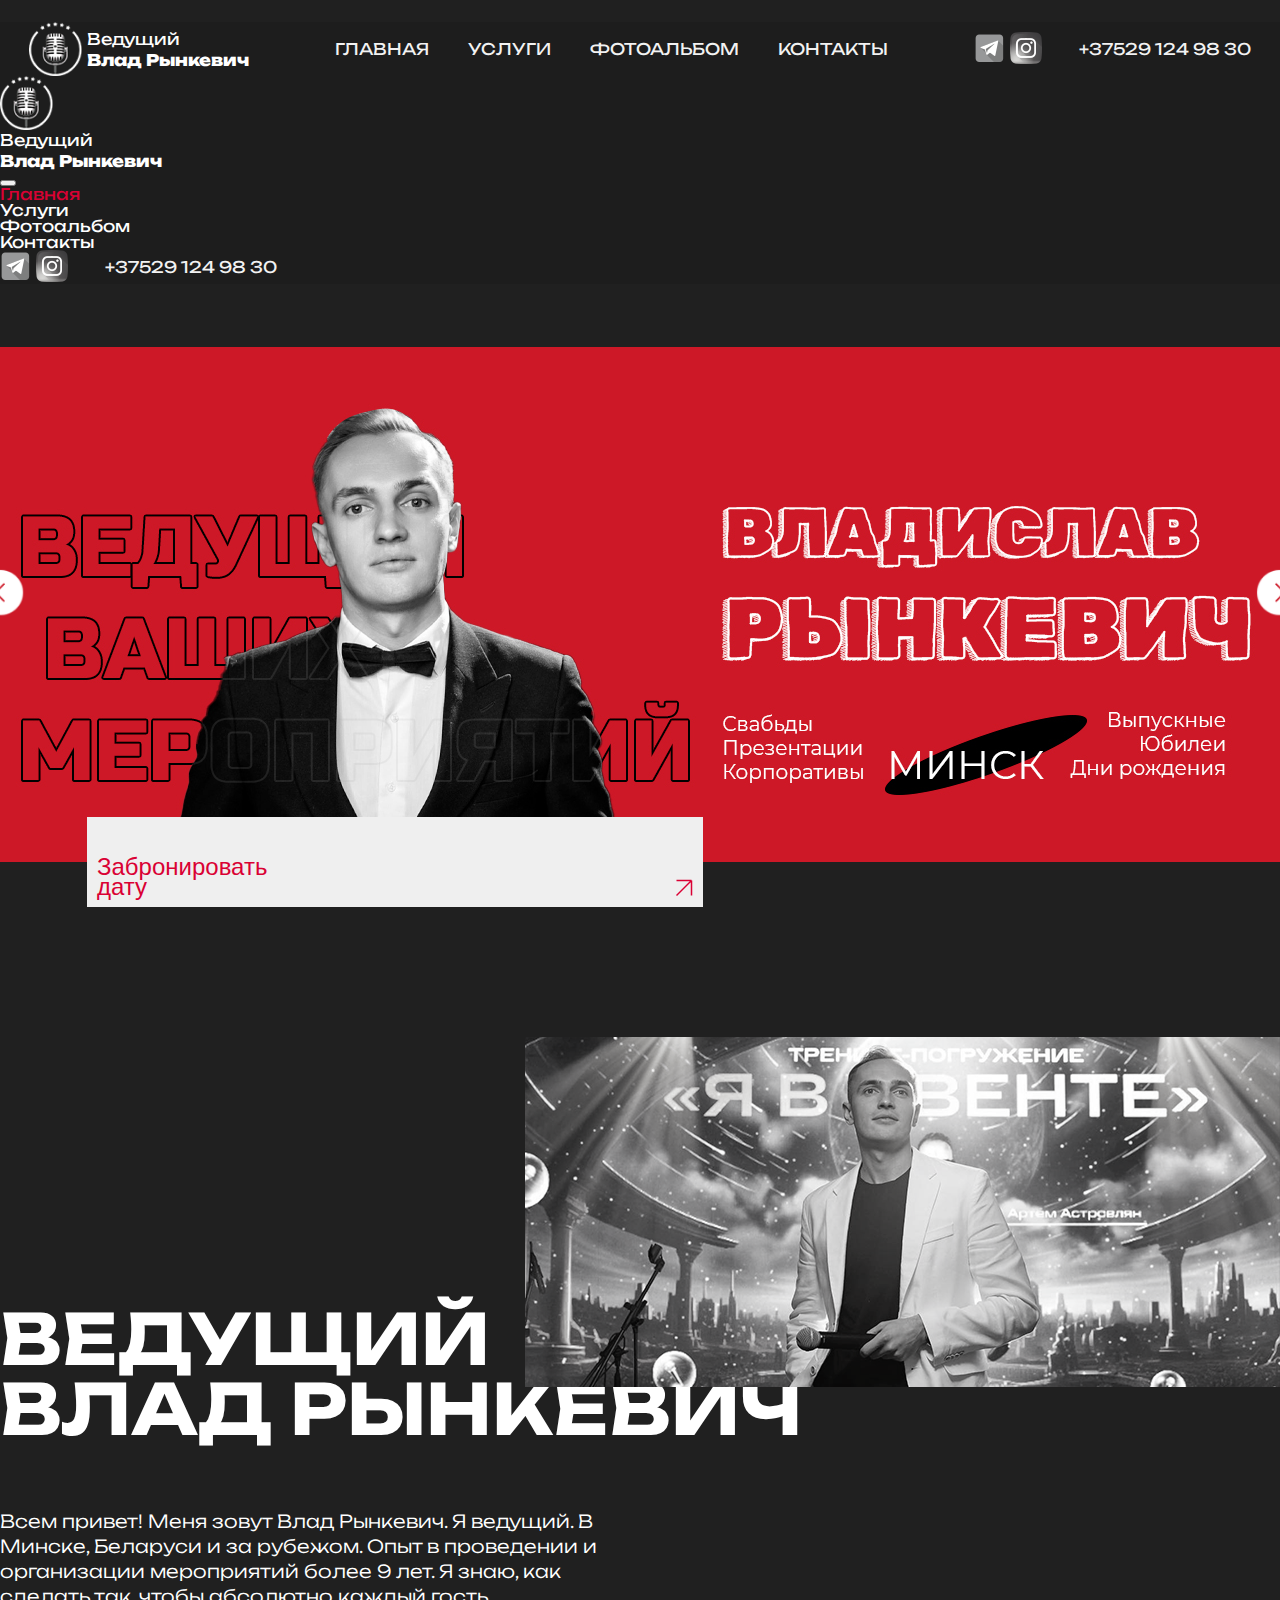
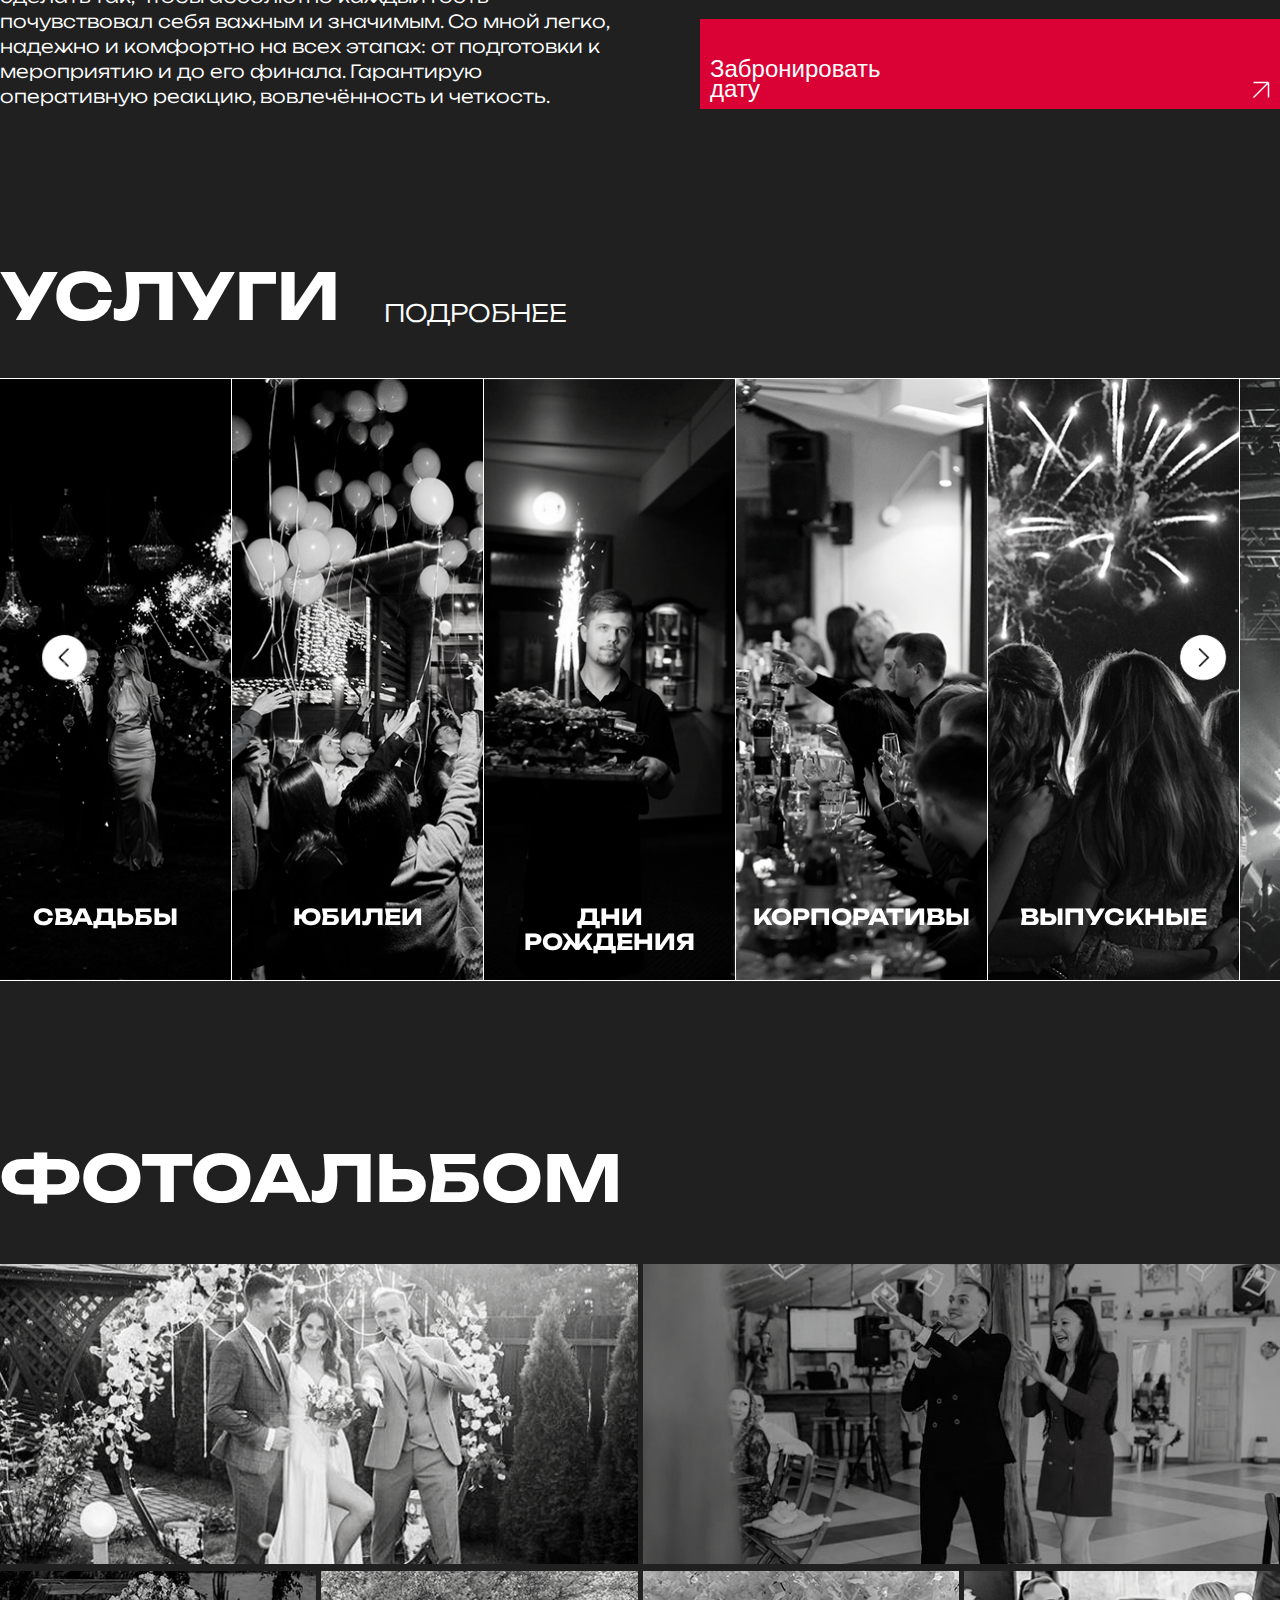
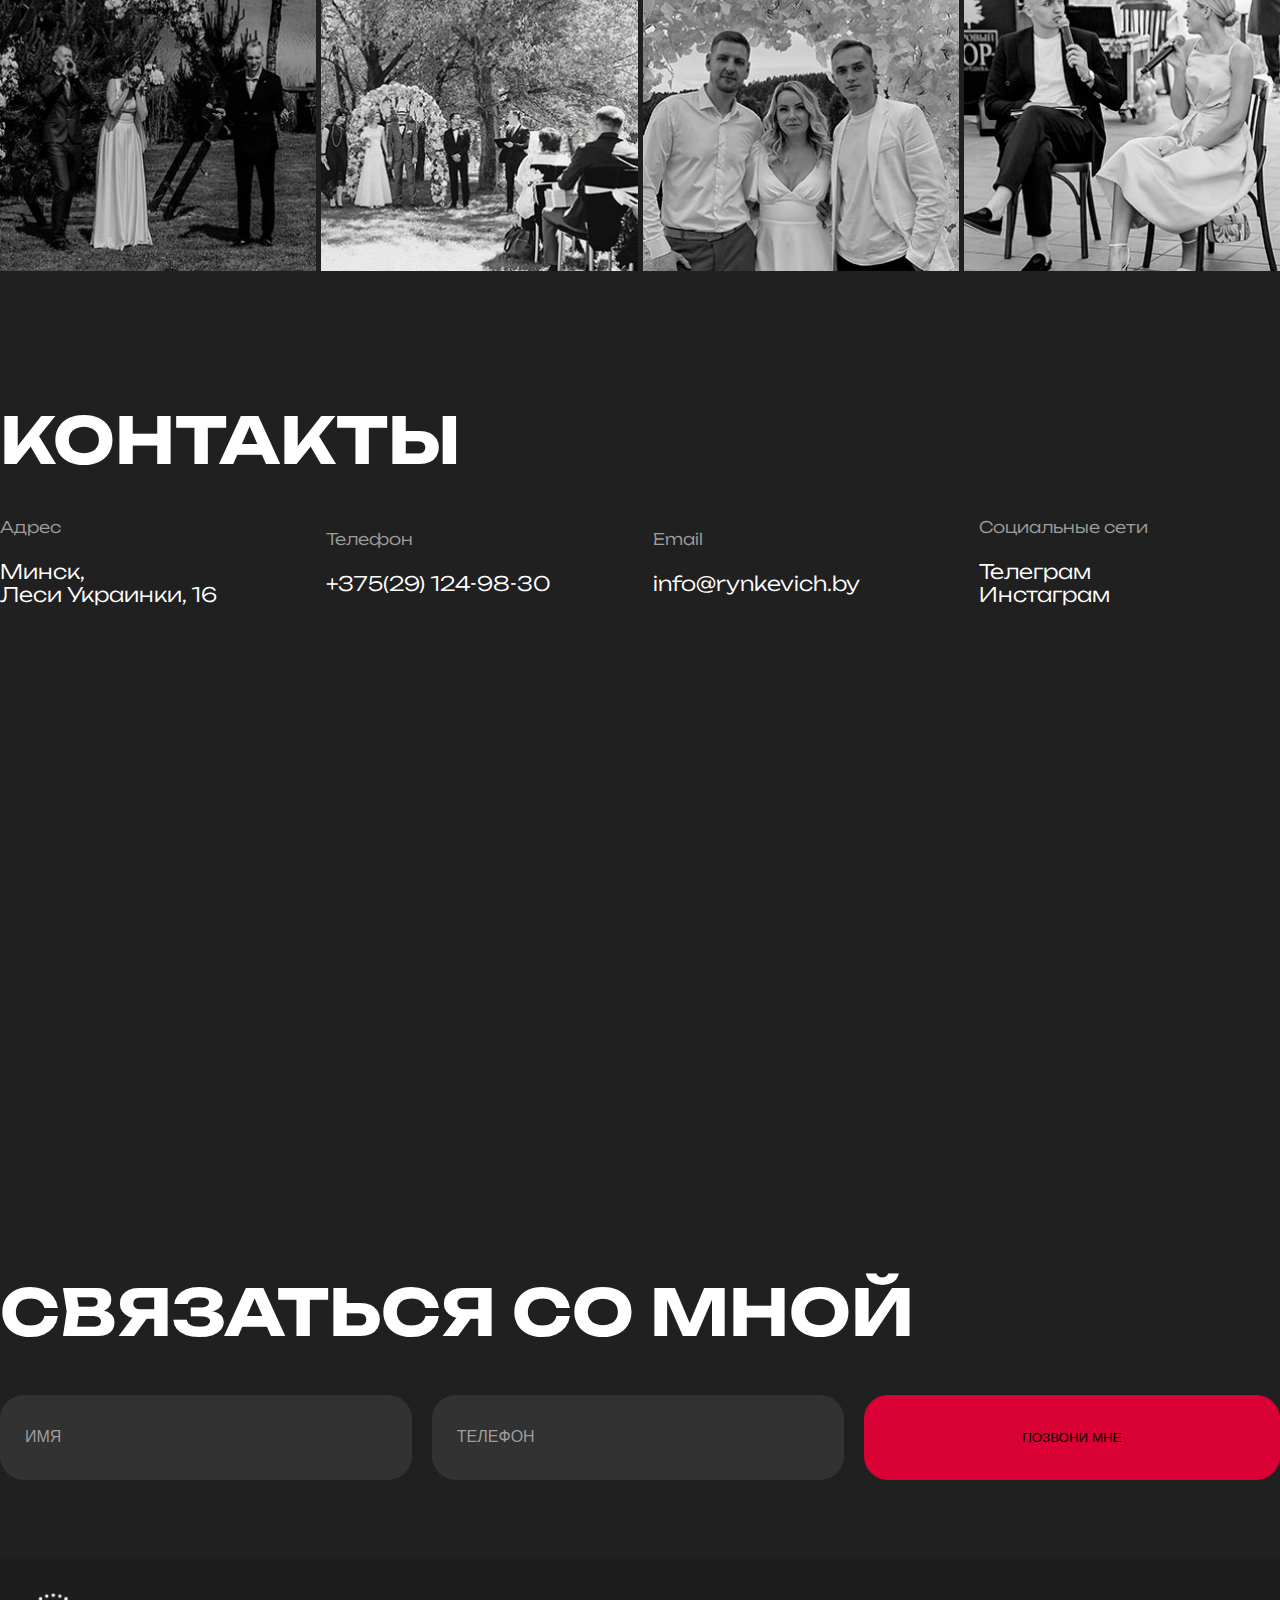
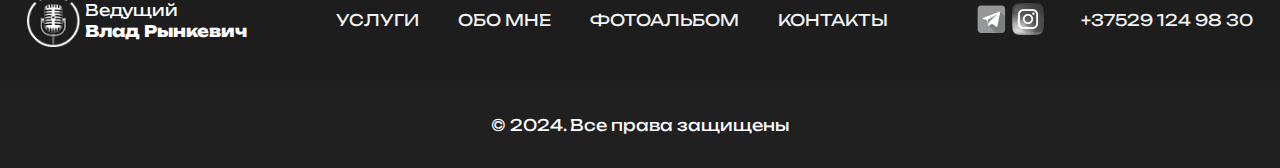
<file: index.html>
<!DOCTYPE html>
<html lang="en">

<head>
  <meta charset="UTF-8">
  <meta name="viewport" content="width=device-width, initial-scale=1, user-scalable=0">
  <meta http-equiv="X-UA-Compatible" content="ie=edge">
  <title>Ведущий в Минске | Цены, отзывы, фото</title>
  <link rel="icon" href="img/fav.ico" type="image/x-icon">
  <link rel="preconnect" href="https://fonts.googleapis.com">
  <link rel="preconnect" href="https://fonts.gstatic.com" crossorigin>
  <link href="https://fonts.googleapis.com/css2?family=Unbounded:wght@200..900&display=swap" rel="stylesheet">
  <link rel="stylesheet" href="https://cdnjs.cloudflare.com/ajax/libs/font-awesome/6.4.0/css/all.min.css"
    integrity="sha512-iecdLmaskl7CVkqkXNQ/ZH/XLlvWZOJyj7Yy7tcenmpD1ypASozpmT/E0iPtmFIB46ZmdtAc9eNBvH0H/ZpiBw=="
    crossorigin="anonymous" referrerpolicy="no-referrer" />
  <link href="https://cdn.jsdelivr.net/npm/bootstrap@5.3.2/dist/css/bootstrap.min.css" rel="stylesheet"
    integrity="sha384-T3c6CoIi6uLrA9TneNEoa7RxnatzjcDSCmG1MXxSR1GAsXEV/Dwwykc2MPK8M2HN" crossorigin="anonymous">
  <link rel="stylesheet" href="css/reset.css">
  <link rel="stylesheet" href="css/slick.css">
  <link rel="stylesheet" href="css/jquery.fancybox.css">
  <link rel="stylesheet" href="css/style.css">
</head>

<body>
  <header class="header">
    <div class="container">
      <div class="row">
        <div class="col-12">
          <div class="header-inner">
            <nav class="navbar navbar-dark bg-dark fixed-top">
              <div class="container-fluid">
                <div class="menu-inner">
                  <a class="navbar-brand" href="#">
                    <img src="img/logo.png" alt="">
                    <div class="logo-text">
                      <p>Ведущий</p>
                      <span>Влад Рынкевич</span>
                    </div>
                  </a>
                  <div class="menu">
                    <ul>
                      <li><a href="#">Главная</a></li>
                      <li><a href="#">Услуги</a></li>
                      <li><a href="#">Фотоальбом</a></li>
                      <li><a href="#">Контакты</a></li>
                    </ul>
                  </div>
                  <div class="connection">
                    <div class="social">
                      <a href="https://t.me/vladvedu" target="_blank">
                        <img src="img/h_telegram.png" alt="">
                      </a>
                      <a href="https://www.instagram.com/vlad_rynkevich/" target="_blank">
                        <img src="img/h_instagram.png" alt="">
                      </a>
                    </div>
                    <div class="phone">
                      <a href="tel:+375291249830">+37529 124 98 30</a>
                    </div>
                  </div>
                  <button class="navbar-toggler desc-toggle" type="button" data-bs-toggle="offcanvas"
                    data-bs-target="#offcanvasDarkNavbar" aria-controls="offcanvasDarkNavbar"
                    aria-label="Toggle navigation">
                    <span class="navbar-toggler-icon"></span>
                  </button>
                </div>
                <div class="offcanvas offcanvas-end text-bg-dark" tabindex="-1" id="offcanvasDarkNavbar"
                  aria-labelledby="offcanvasDarkNavbarLabel">
                  <div class="offcanvas-header">
                    <a class="navbar-brand" href="#">
                      <img src="img/logo.png" alt="">
                      <div class="logo-text">
                        <p>Ведущий</p>
                        <span>Влад Рынкевич</span>
                      </div>
                    </a>
                    <button type="button" class="btn-close btn-close-white" data-bs-dismiss="offcanvas"
                      aria-label="Close"></button>
                  </div>
                  <div class="offcanvas-body">
                    <ul class="navbar-nav justify-content-end flex-grow-1 pe-3">
                      <li class="nav-item">
                        <a class="nav-link active" aria-current="page" href="#" target="_blank">Главная</a>
                      </li>
                      <li class="nav-item">
                        <a class="nav-link" href="#" target="_blank">Услуги</a>
                      </li>
                      <li class="nav-item">
                        <a class="nav-link" href="#" target="_blank">Фотоальбом</a>
                      </li>
                      <li class="nav-item">
                        <a class="nav-link" href="#" target="_blank">Контакты</a>
                      </li>
                    </ul>
                    <div class="connection">
                      <div class="social">
                        <a href="https://t.me/vladvedu" target="_blank">
                          <img src="img/h_telegram.png" alt="">
                        </a>
                        <a href="https://www.instagram.com/vlad_rynkevich/" target="_blank">
                          <img src="img/h_instagram.png" alt="">
                        </a>
                      </div>
                      <div class="phone">
                        <a href="tel:+375291249830">+37529 124 98 30</a>
                      </div>
                    </div>
                  </div>
                </div>
              </div>
            </nav>
          </div>
        </div>
      </div>
    </div>
  </header>

  <section class="banners">
    <div class="container">
      <div class="row">
        <div class="col-12">
          <div class="banner-inner">
            <div class="banners-slider m-slides">
              <div class="banners-slider-item"><img src="img/top_concert.png" alt=""></div>
              <div class="banners-slider-item"><img src="img/m_slides.png" alt=""></div>
              <div class="banners-slider-item"><img src="img/m_slides_1.png" alt=""></div>
            </div>

            <div class="banners-slider desc-slides">
              <div class="banners-slider-item"><img src="img/banner.jpg" alt=""></div>
              <div class="banners-slider-item"><img src="img/banner.jpg" alt=""></div>
              <div class="banners-slider-item"><img src="img/banner.jpg" alt=""></div>
            </div>
            <button class="button">
              <p>Забронировать <br> дату</p> <img src="img/red_arrow.png" alt="">
            </button>
          </div>
        </div>
      </div>
    </div>
  </section>

  <section class="start">
    <div class="container">
      <div class="row">
        <div class="col-12">
          <div class="start-inner">
            <div class="start-banner scrollme">
              <img src="img/top_concert.png" alt="" class="animateme" data-when="enter" data-from="0.4" data-to="0"
                data-opacity="0" data-translatex="1000" data-easing="easeinout">
            </div>
            <div class="start-title scrollme">
              <h1 class="animateme" data-when="enter" data-from="0.4" data-to="0" data-opacity="0"
                data-translatex="-1000" data-easing="easein">Ведущий <br> Влад Рынкевич</h1>
                <h1 class="desc-title">Ведущий <br> Влад Рынкевич</h1>
            </div>
            <div class="start-info">
              <p>Всем привет! Меня зовут Влад Рынкевич. Я ведущий. В Минске, Беларуси и за рубежом. Опыт в проведении и
                организации мероприятий более 9 лет. Я знаю, как сделать так, чтобы абсолютно каждый гость почувствовал
                себя важным и значимым. Со мной легко, надежно и комфортно на всех этапах: от подготовки к мероприятию и
                до его финала. Гарантирую оперативную реакцию, вовлечённость и четкость.</p>
              <button>
                <p>Забронировать <br> дату</p> <img src="img/button_arrow.png" alt="">
              </button>
            </div>
          </div>
        </div>
      </div>
    </div>
  </section>

  <section class="services">
    <div class="container">
      <div class="row">
        <div class="col-12">
          <div class="setvices-title scrollme">
            <h2 class="animateme"
            data-when="enter"
            data-from="0.4"
            data-to="0"
            data-opacity="0"
            data-translatex="-1000">Услуги</h2>
            <a href="#">Подробнее</a>
          </div>
          <div class="services-content">
            <div class="services-slider">
              <div class="services-slider-item wedding">
                <div class="services-item-inner">
                  <div class="slider-item-content">
                    <p>Свадьбы</p>
                    <div class="cover-card">
                      <button>Узнать цену</button>
                    </div>
                  </div>
                </div>
              </div>
              <div class="services-slider-item ubilei">
                <div class="services-item-inner">
                  <p>Юбилеи</p>
                  <div class="cover-card">
                    <button>Узнать цену</button>
                  </div>
                </div>
              </div>
              <div class="services-slider-item birthday">
                <div class="services-item-inner">
                  <p>Дни рождения</p>
                  <div class="cover-card">
                    <button>Узнать цену</button>
                  </div>
                </div>
              </div>
              <div class="services-slider-item corporate">
                <div class="services-item-inner">
                  <p>Корпоративы</p>
                  <div class="cover-card">
                    <button>Узнать цену</button>
                  </div>
                </div>
              </div>
              <div class="services-slider-item vipysk">
                <div class="services-item-inner">
                  <p>Выпускные</p>
                  <div class="cover-card">
                    <button>Узнать цену</button>
                  </div>
                </div>
              </div>
              <div class="services-slider-item concert">
                <div class="services-item-inner">
                  <p>Концерты</p>
                  <div class="cover-card">
                    <button>Узнать цену</button>
                  </div>
                </div>
              </div>
              <div class="services-slider-item party">
                <div class="services-item-inner">
                  <p>Вечеринки</p>
                  <div class="cover-card">
                    <button>Узнать цену</button>
                  </div>
                </div>
              </div>
            </div>
          </div>
        </div>
      </div>
    </div>
  </section>

  <section class="gallery scrollme">
    <div class="container">
      <div class="row">
        <div class="col-12">
          <h2 class="animateme"
          data-when="enter"
          data-from="0.4"
          data-to="0"
          data-opacity="0"
          data-translatex="-1000">Фотоальбом</h2>
          <div class="gallery-inner">
            <div class="gallery-item-top">
              <div class="item-top-left">
                <img src="img/wedding_1.jpg" alt="">
              </div>
              <div class="item-top-right">
                <img src="img/wedding_2.jpg" alt="">
              </div>
            </div>
            <div class="gallery-item-bottom">
              <div class="gallery-bottom-card">
                <img src="img/wedding_3.jpg" alt="">
              </div>
              <div class="gallery-bottom-card">
                <img src="img/wedding_4.jpg" alt="">
              </div>
              <div class="gallery-bottom-card">
                <img src="img/wedding_5.jpg" alt="">
              </div>
              <div class="gallery-bottom-card">
                <img src="img/wedding_6.jpg" alt="">
              </div>
            </div>
          </div>
        </div>
      </div>
    </div>
  </section>

  <section class="contacts scrollme">
    <div class="container">
      <div class="row">
        <div class="col-12">
          <h2 class="animateme"
          data-when="enter"
          data-from="0.4"
          data-to="0"
          data-opacity="0"
          data-translatex="-1000">Контакты</h2>
          <div class="contacts-inner">
            <div class="contacts-top">
              <div class="contacts-top-item">
                <span>Адрес</span>
                <p>Минск, <br> Леси Украинки, 16</p>
              </div>
              <div class="contacts-top-item">
                <span>Телефон</span>
                <a href="tel:+375291249830">+375(29) 124-98-30</a>
              </div>
              <div class="contacts-top-item">
                <span>Email</span>
                <a href="mailto:info@rynkevich.by">info@rynkevich.by</a>
              </div>
              <div class="contacts-top-item">
                <span>Социальные сети</span>
                <a href="https://t.me/vladvedu" target="_blank">Телеграм</a>
                <a href="https://www.instagram.com/vlad_rynkevich/" target="_blank">Инстаграм</a>
              </div>
            </div>
            <div class="contacts-map">
              <iframe
                src="https://yandex.ru/map-widget/v1/?um=constructor%3A2605f542a799caddbe642625e34ae1dd2bbfd6c38dcb4b85fe29d301111c2b0b&amp;source=constructor"
                width="100%" height="448" frameborder="0">
              </iframe>
            </div>
          </div>
        </div>
      </div>
    </div>
  </section>
  <section class="call scrollme">
    <div class="container">
      <div class="row">
        <div class="col-12">
          <h2 class="animateme"
          data-when="enter"
          data-from="0.4"
          data-to="0"
          data-opacity="0"
          data-translatex="-1000">Связаться со мной</h2>
          <div class="call-inner">
            <form class="call-form">
              <input type="text" class="form-control" placeholder="Имя" aria-label="First name">
              <input type="text" class="form-control" placeholder="Телефон" aria-label="Last name">
              <button type="submit" class="btn btn-primary">Позвони мне</button>
            </form>
          </div>
        </div>
      </div>
    </div>
  </section>
  <footer class="footer">
    <div class="container">
      <div class="row">
        <div class="col-12">
          <div class="footer-inner">
            <a href="#" class="footer-logo">
              <img src="img/logo.png" alt="">
              <div class="logo-text">
                <p>Ведущий</p>
                <span>Влад Рынкевич</span>
              </div>
            </a>
            <div class="footer-menu">
              <ul>
                <li><a href="#">Услуги</a></li>
                <li><a href="#">Обо мне</a></li>
                <li><a href="#">Фотоальбом</a></li>
                <li><a href="#">Контакты</a></li>
              </ul>
            </div>
            <div class="footer-contacts">
              <div class="footer-social">
                <a href="https://t.me/vladvedu" target="_blank">
                  <img src="img/h_telegram.png" alt="">
                </a>
                <a href="https://www.instagram.com/vlad_rynkevich/" target="_blank">
                  <img src="img/h_instagram.png" alt="">
                </a>
              </div>
              <div class="footer-phone">
                <a href="tel:+375291249830">+37529 124 98 30</a>
              </div>
            </div>
          </div>
          <p class="copyright">© 2024. Все права защищены</p>
        </div>
      </div>
    </div>
  </footer>

  <script src="https://ajax.googleapis.com/ajax/libs/jquery/3.4.1/jquery.min.js"></script>
  <script src="https://cdn.jsdelivr.net/npm/bootstrap@5.3.2/dist/js/bootstrap.bundle.min.js"
    integrity="sha384-C6RzsynM9kWDrMNeT87bh95OGNyZPhcTNXj1NW7RuBCsyN/o0jlpcV8Qyq46cDfL"
    crossorigin="anonymous"></script>
  <script src="js/slick.min.js"></script>
  <script src="js/jquery.fancybox.min.js"></script>
  <script src="js/jquery.scrollme.js"></script>
  <script src="js/jquery.scrollme.min.js"></script>
  <script src="js/main.js"></script>
</body>

</html>
</file>
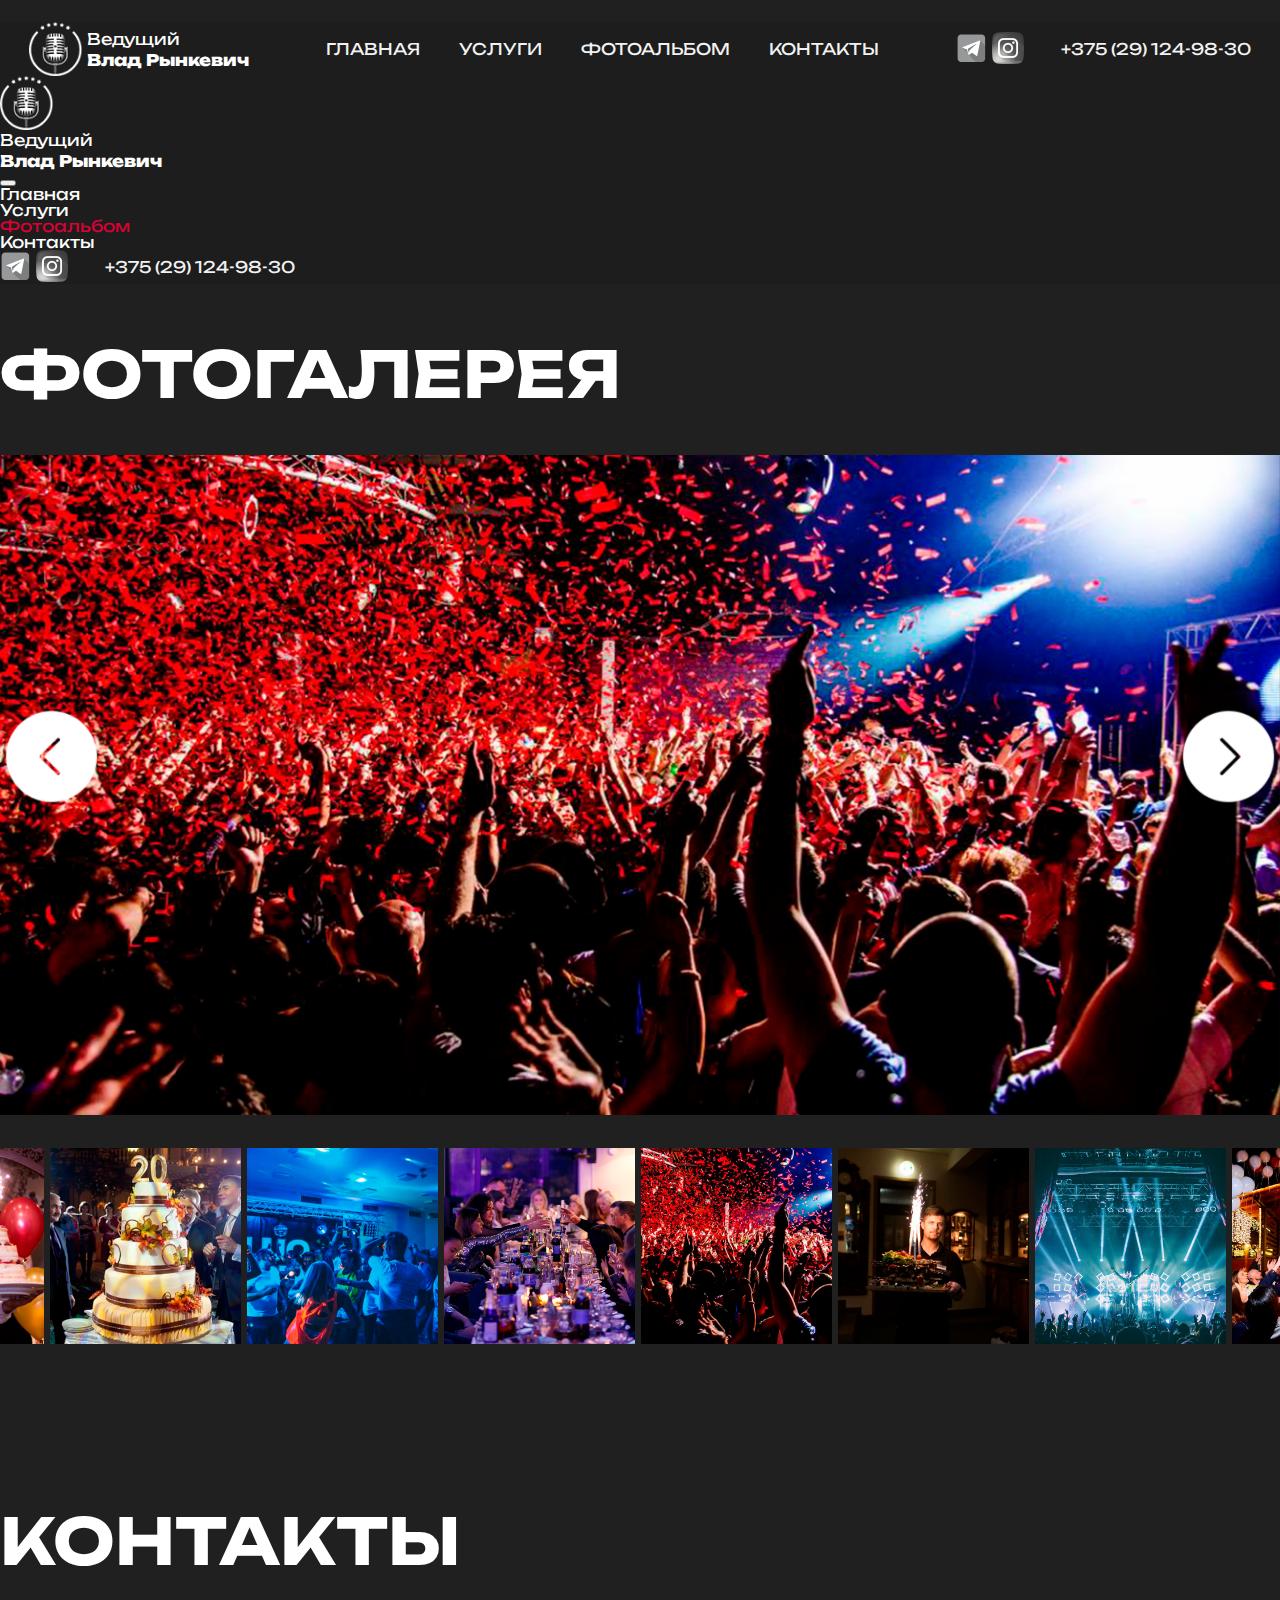
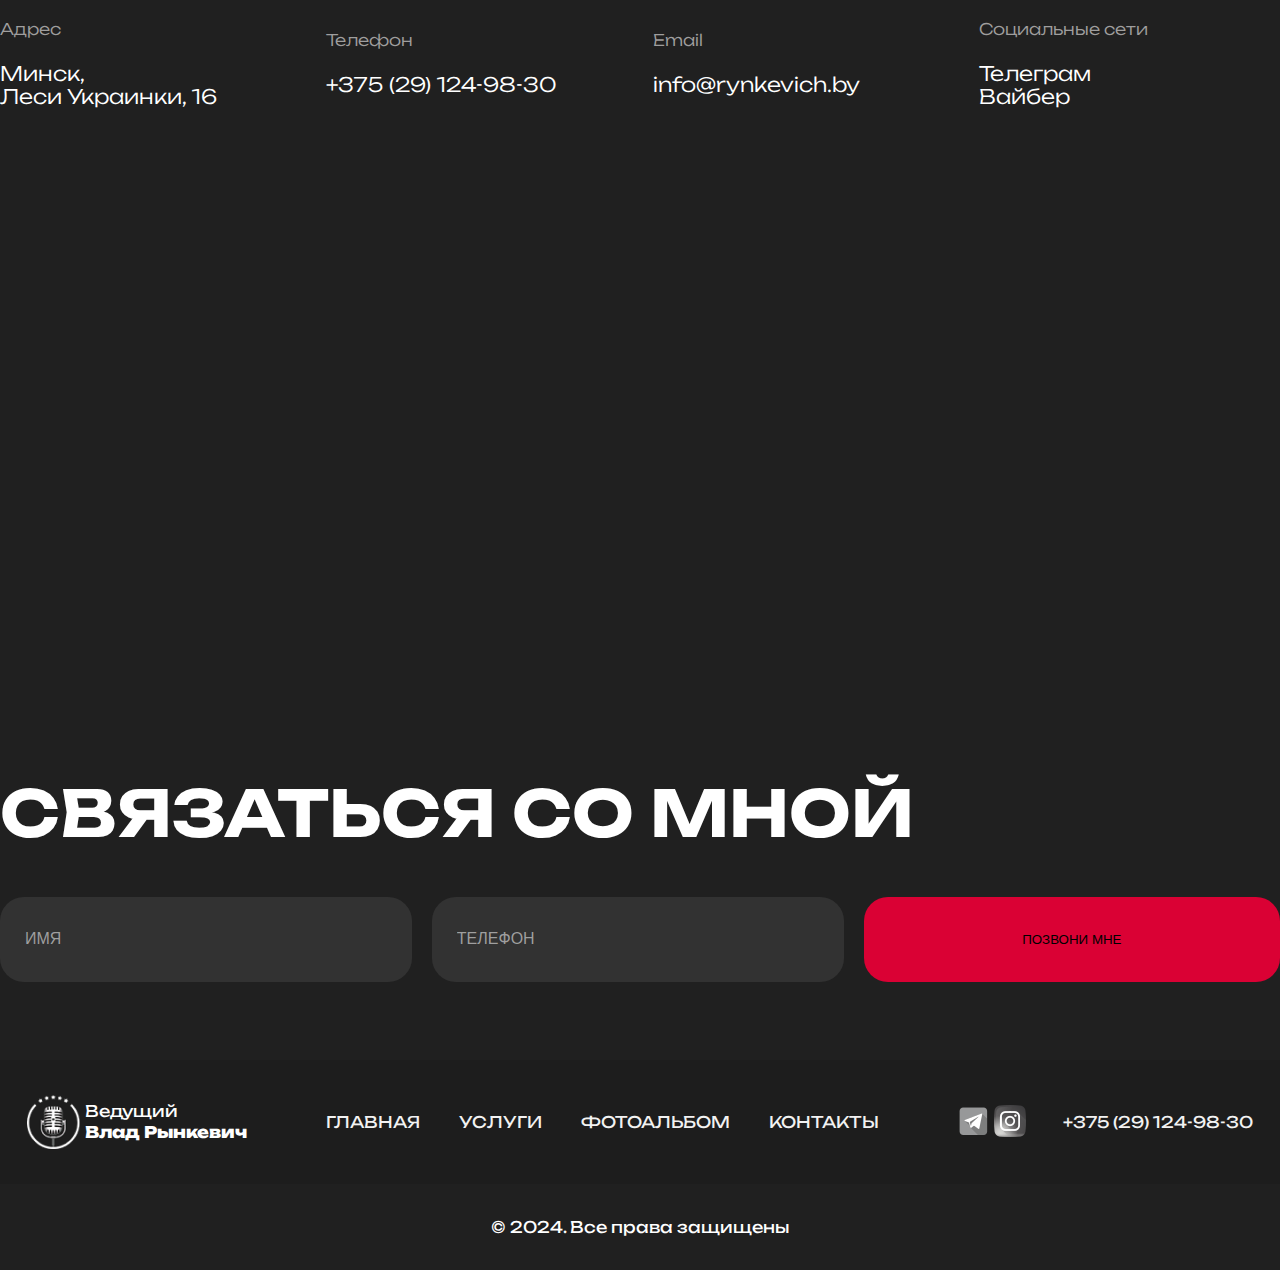
<file: photo.html>
<!DOCTYPE html>
<html lang="en">

<head>
    <meta charset="UTF-8">
    <meta name="viewport" content="width=device-width, initial-scale=1, user-scalable=0">
    <meta http-equiv="X-UA-Compatible" content="ie=edge">
    <title>Фото мероприятий | Ведущий Влад Рынкевич</title>
    <link rel="icon" href="img/fav.ico" type="image/x-icon">
    <link rel="preconnect" href="https://fonts.googleapis.com">
    <link rel="preconnect" href="https://fonts.gstatic.com" crossorigin>
    <link href="https://fonts.googleapis.com/css2?family=Unbounded:wght@200..900&display=swap" rel="stylesheet">
    <link rel="stylesheet" href="https://cdnjs.cloudflare.com/ajax/libs/font-awesome/6.4.0/css/all.min.css"
        integrity="sha512-iecdLmaskl7CVkqkXNQ/ZH/XLlvWZOJyj7Yy7tcenmpD1ypASozpmT/E0iPtmFIB46ZmdtAc9eNBvH0H/ZpiBw=="
        crossorigin="anonymous" referrerpolicy="no-referrer" />
    <link href="https://cdn.jsdelivr.net/npm/bootstrap@5.3.2/dist/css/bootstrap.min.css" rel="stylesheet"
        integrity="sha384-T3c6CoIi6uLrA9TneNEoa7RxnatzjcDSCmG1MXxSR1GAsXEV/Dwwykc2MPK8M2HN" crossorigin="anonymous">
    <link rel="stylesheet" href="css/reset.css">
    <link rel="stylesheet" href="css/slick.css">
    <link rel="stylesheet" href="css/jquery.fancybox.css">
    <link rel="stylesheet" href="css/style.css">
</head>

<body>
    <header class="header">
        <div class="container">
            <div class="row">
                <div class="col-12">
                    <div class="header-inner">
                        <nav class="navbar navbar-dark bg-dark fixed-top">
                            <div class="container-fluid">
                                <div class="menu-inner">
                                    <a class="navbar-brand" href="index.html">
                                        <img src="img/logo.png" alt="">
                                        <div class="logo-text">
                                            <p>Ведущий</p>
                                            <span>Влад Рынкевич</span>
                                        </div>
                                    </a>
                                    <div class="menu">
                                        <ul>
                                            <li><a href="index.html">Главная</a></li>
                                            <li><a href="services.html">Услуги</a></li>
                                            <li><a href="photo.html">Фотоальбом</a></li>
                                            <li><a href="#" id="contacts">Контакты</a></li>
                                        </ul>
                                    </div>
                                    <div class="connection">
                                        <div class="social">
                                            <a href="https://t.me/vladvedu" target="_blank">
                                                <img src="img/h_telegram.png" alt="">
                                            </a>
                                            <a href="https://www.instagram.com/vlad_rynkevich/" target="_blank">
                                                <img src="img/h_instagram.png" alt="">
                                            </a>
                                        </div>
                                        <div class="phone">
                                            <a href="tel:+375291249830">+375 (29) 124-98-30</a>
                                        </div>
                                    </div>
                                    <button class="navbar-toggler desc-toggle" type="button" data-bs-toggle="offcanvas"
                                        data-bs-target="#offcanvasDarkNavbar" aria-controls="offcanvasDarkNavbar"
                                        aria-label="Toggle navigation">
                                        <span class="navbar-toggler-icon"></span>
                                    </button>
                                </div>
                                <div class="offcanvas offcanvas-end text-bg-dark" tabindex="-1" id="offcanvasDarkNavbar"
                                    aria-labelledby="offcanvasDarkNavbarLabel">
                                    <div class="offcanvas-header">
                                        <a class="navbar-brand" href="index.html">
                                            <img src="img/logo.png" alt="">
                                            <div class="logo-text">
                                                <p>Ведущий</p>
                                                <span>Влад Рынкевич</span>
                                            </div>
                                        </a>
                                        <button type="button" class="btn-close btn-close-white"
                                            data-bs-dismiss="offcanvas" aria-label="Close"></button>
                                    </div>
                                    <div class="offcanvas-body">
                                        <ul class="navbar-nav justify-content-end flex-grow-1 pe-3">
                                            <li class="nav-item">
                                                <a class="nav-link"
                                                    href="index.html">Главная</a>
                                            </li>
                                            <li class="nav-item">
                                                <a class="nav-link" href="services.html">Услуги</a>
                                            </li>
                                            <li class="nav-item">
                                                <a class="nav-link active" aria-current="page" href="photo.html">Фотоальбом</a>
                                            </li>
                                            <li class="nav-item">
                                                <a class="nav-link" href="#" id="contacts">Контакты</a>
                                            </li>
                                        </ul>
                                        <div class="connection">
                                            <div class="social">
                                                <a href="https://t.me/vladvedu" target="_blank">
                                                    <img src="img/h_telegram.png" alt="">
                                                </a>
                                                <a href="https://www.instagram.com/vlad_rynkevich/" target="_blank">
                                                    <img src="img/h_instagram.png" alt="">
                                                </a>
                                            </div>
                                            <div class="phone">
                                                <a href="tel:+375291249830">+375 (29) 124-98-30</a>
                                            </div>
                                        </div>
                                    </div>
                                </div>
                            </div>
                        </nav>
                    </div>
                </div>
            </div>
        </div>
    </header>

    <section class="photo scrollme">
        <div class="container">
            <div class="row">
                <div class="col">
                    <h2 class="animateme"
                    data-when="enter"
                    data-from="0.4"
                    data-to="0"
                    data-opacity="0"
                    data-translatex="-1000">Фотогалерея</h2>
                </div>
            </div>
        </div>
        <div class="photo-inner">
            <div class="slider-for">
                <div class="slider-for-item">
                    <div class="slider-for-photo">
                        <img src="img/media/photo/photo_1.png" alt="">
                    </div>
                </div>
                <div class="slider-for-item">
                    <div class="slider-for-photo">
                        <img src="img/media/photo/photo_2.png" alt="">
                    </div>
                </div>
                <div class="slider-for-item">
                    <div class="slider-for-photo">
                        <img src="img/media/photo/photo_3.png" alt="">
                    </div>
                </div>
                <div class="slider-for-item">
                    <div class="slider-for-photo">
                        <img src="img/media/photo/photo_4.png" alt="">
                    </div>
                </div>
                <div class="slider-for-item">
                    <div class="slider-for-photo">
                        <img src="img/media/photo/photo_5.png" alt="">
                    </div>
                </div>
                <div class="slider-for-item">
                    <div class="slider-for-photo">
                        <img src="img/media/photo/photo_6.png" alt="">
                    </div>
                </div>
                <div class="slider-for-item">
                    <div class="slider-for-photo">
                        <img src="img/media/photo/photo_7.png" alt="">
                    </div>
                </div>
                <div class="slider-for-item">
                    <div class="slider-for-photo">
                        <img src="img/media/photo/photo_8.png" alt="">
                    </div>
                </div>
                <div class="slider-for-item">
                    <div class="slider-for-photo">
                        <img src="img/media/photo/photo_9.png" alt="">
                    </div>
                </div>
            </div>
            <div class="slider-nav">
                <div class="slider-nav-item">
                    <div class="slider-nav-photo">
                        <img src="img/media/photo/photo_1.png" alt="">
                    </div>
                </div>
                <div class="slider-nav-item">
                    <div class="slider-nav-photo">
                        <img src="img/media/photo/photo_2.png" alt="">
                    </div>
                </div>
                <div class="slider-nav-item">
                    <div class="slider-nav-photo">
                        <img src="img/media/photo/photo_3.png" alt="">
                    </div>
                </div>
                <div class="slider-nav-item">
                    <div class="slider-nav-photo">
                        <img src="img/media/photo/photo_4.png" alt="">
                    </div>
                </div>
                <div class="slider-nav-item">
                    <div class="slider-nav-photo">
                        <img src="img/media/photo/photo_5.png" alt="">
                    </div>
                </div>
                <div class="slider-nav-item">
                    <div class="slider-nav-photo">
                        <img src="img/media/photo/photo_6.png" alt="">
                    </div>
                </div>
                <div class="slider-nav-item">
                    <div class="slider-nav-photo">
                        <img src="img/media/photo/photo_7.png" alt="">
                    </div>
                </div>
                <div class="slider-nav-item">
                    <div class="slider-nav-photo">
                        <img src="img/media/photo/photo_8.png" alt="">
                    </div>
                </div>
                <div class="slider-nav-item">
                    <div class="slider-nav-photo">
                        <img src="img/media/photo/photo_9.png" alt="">
                    </div>
                </div>
            </div>
        </div>
    </section>

    <section class="contacts scrollme">
        <div class="container">
            <div class="row">
                <div class="col-12">
                    <h2 class="animateme"
                    data-when="enter"
                    data-from="0.4"
                    data-to="0"
                    data-opacity="0"
                    data-translatex="-1000">Контакты</h2>
                    <div class="contacts-inner">
                        <div class="contacts-top">
                            <div class="contacts-top-item">
                                <span>Адрес</span>
                                <p>Минск, <br> Леси Украинки, 16</p>
                            </div>
                            <div class="contacts-top-item">
                                <span>Телефон</span>
                                <a href="tel:+375291249830">+375 (29) 124-98-30</a>
                            </div>
                            <div class="contacts-top-item">
                                <span>Email</span>
                                <a href="mailto:info@rynkevich.by">info@rynkevich.by</a>
                            </div>
                            <div class="contacts-top-item">
                                <span>Социальные сети</span>
                                <a href="https://desktop.telegram.org/" target="_blank">Телеграм</a>
                                <a href="https://www.viber.com/ru/" target="_blank">Вайбер</a>
                            </div>
                        </div>
                        <div class="contacts-map">
                            <iframe
                                src="https://yandex.ru/map-widget/v1/?um=constructor%3A2605f542a799caddbe642625e34ae1dd2bbfd6c38dcb4b85fe29d301111c2b0b&amp;source=constructor"
                                width="100%" height="448" frameborder="0">
                            </iframe>
                        </div>
                    </div>
                </div>
            </div>
        </div>
    </section>
    <section class="call scrollme">
        <div class="container">
            <div class="row">
                <div class="col-12">
                    <h2 class="animateme"
                    data-when="enter"
                    data-from="0.4"
                    data-to="0"
                    data-opacity="0"
                    data-translatex="-1000">Связаться со мной</h2>
                    <div class="call-inner">
                        <form class="call-form">
                            <input type="text" class="form-control" placeholder="Имя" aria-label="First name">
                            <input type="text" class="form-control" placeholder="Телефон" aria-label="Last name">
                            <button type="submit" class="btn btn-primary">Позвони мне</button>
                        </form>
                    </div>
                </div>
            </div>
        </div>
    </section>
    <footer class="footer">
        <div class="container">
            <div class="row">
                <div class="col-12">
                    <div class="footer-inner">
                        <a href="#" class="footer-logo">
                            <img src="img/logo.png" alt="">
                            <div class="logo-text">
                                <p>Ведущий</p>
                                <span>Влад Рынкевич</span>
                            </div>
                        </a>
                        <div class="footer-menu">
                            <ul>
                                <li><a href="index.html">Главная</a></li>
                                <li><a href="services.html">Услуги</a></li>
                                <li><a href="photo.html">Фотоальбом</a></li>
                                <li><a href="#" id="contacts">Контакты</a></li>
                            </ul>
                        </div>
                        <div class="footer-contacts">
                            <div class="footer-social">
                                <a href="https://desktop.telegram.org/" target="_blank">
                                    <img src="img/h_telegram.png" alt="">
                                </a>
                                <a href="https://www.instagram.com/" target="_blank">
                                    <img src="img/h_instagram.png" alt="">
                                </a>
                            </div>
                            <div class="footer-phone">
                                <a href="tel:+375291249830">+375 (29) 124-98-30</a>
                            </div>
                        </div>
                    </div>
                    <p class="copyright">© 2024. Все права защищены</p>
                </div>
            </div>
        </div>
    </footer>

    <script src="https://ajax.googleapis.com/ajax/libs/jquery/3.4.1/jquery.min.js"></script>
    <script src="https://cdn.jsdelivr.net/npm/bootstrap@5.3.2/dist/js/bootstrap.bundle.min.js"
        integrity="sha384-C6RzsynM9kWDrMNeT87bh95OGNyZPhcTNXj1NW7RuBCsyN/o0jlpcV8Qyq46cDfL"
        crossorigin="anonymous"></script>
    <script src="js/slick.min.js"></script>
    <script src="js/jquery.fancybox.min.js"></script>
    <script src="js/main.js"></script>
</body>

</html>
</file>
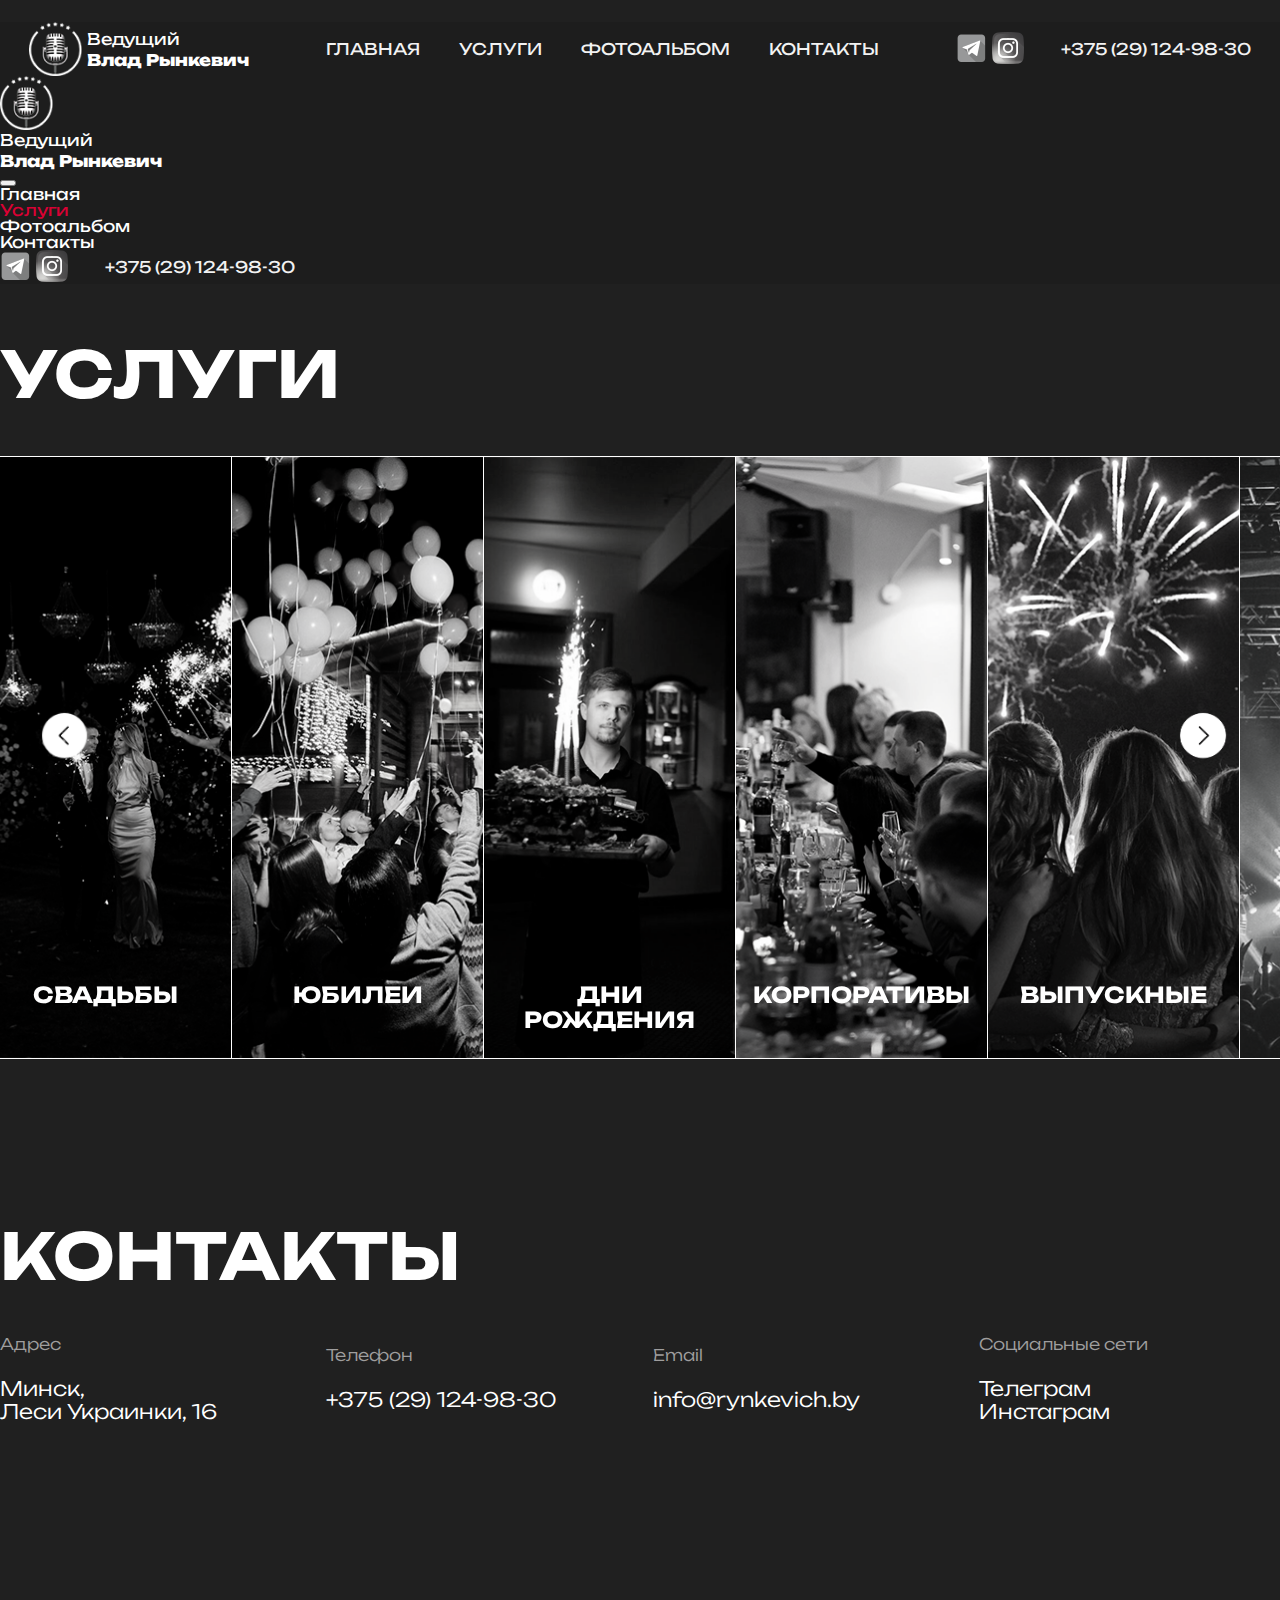
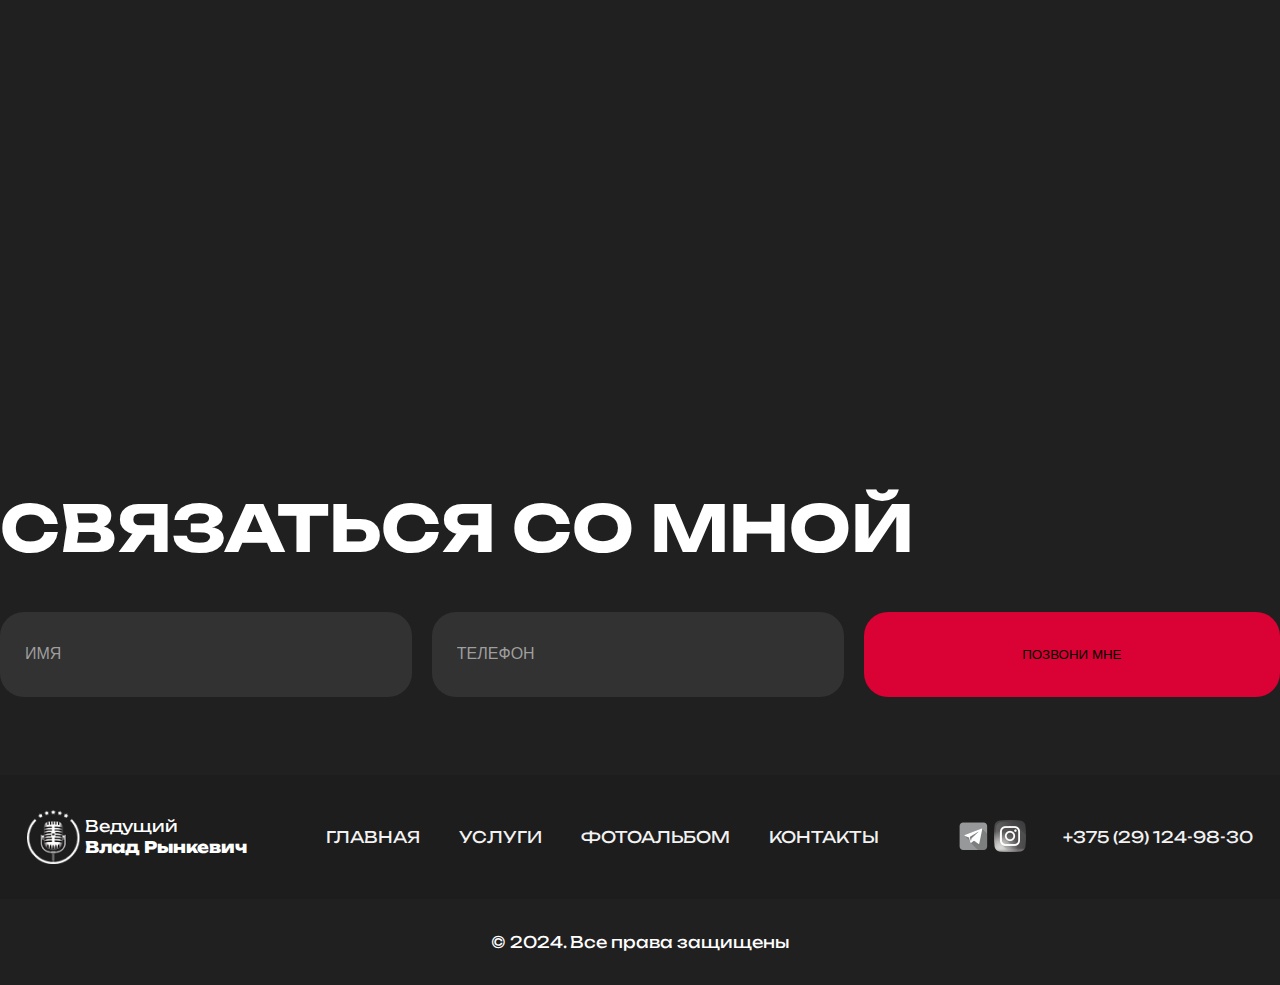
<file: services.html>
<!DOCTYPE html>
<html lang="en">

<head>
  <meta charset="UTF-8">
  <meta name="viewport" content="width=device-width, initial-scale=1, user-scalable=0">
  <meta http-equiv="X-UA-Compatible" content="ie=edge">
  <title>Услуги ведущего | Ведущий на свадьбу, день рождение, корпоратив, выпускной</title>
  <link rel="icon" href="img/fav.ico" type="image/x-icon">
  <link rel="preconnect" href="https://fonts.googleapis.com">
  <link rel="preconnect" href="https://fonts.gstatic.com" crossorigin>
  <link href="https://fonts.googleapis.com/css2?family=Unbounded:wght@200..900&display=swap" rel="stylesheet">
  <link rel="stylesheet" href="https://cdnjs.cloudflare.com/ajax/libs/font-awesome/6.4.0/css/all.min.css"
    integrity="sha512-iecdLmaskl7CVkqkXNQ/ZH/XLlvWZOJyj7Yy7tcenmpD1ypASozpmT/E0iPtmFIB46ZmdtAc9eNBvH0H/ZpiBw=="
    crossorigin="anonymous" referrerpolicy="no-referrer" />
  <link href="https://cdn.jsdelivr.net/npm/bootstrap@5.3.2/dist/css/bootstrap.min.css" rel="stylesheet"
    integrity="sha384-T3c6CoIi6uLrA9TneNEoa7RxnatzjcDSCmG1MXxSR1GAsXEV/Dwwykc2MPK8M2HN" crossorigin="anonymous">
  <link rel="stylesheet" href="css/reset.css">
  <link rel="stylesheet" href="css/slick.css">
  <link rel="stylesheet" href="css/jquery.fancybox.css">
  <link rel="stylesheet" href="css/style.css">
</head>

<body>
  <header class="header">
    <div class="container">
      <div class="row">
        <div class="col-12">
          <div class="header-inner">
            <nav class="navbar navbar-dark bg-dark fixed-top">
              <div class="container-fluid">
                <div class="menu-inner">
                  <a class="navbar-brand" href="index.html">
                    <img src="img/logo.png" alt="">
                    <div class="logo-text">
                      <p>Ведущий</p>
                      <span>Влад Рынкевич</span>
                    </div>
                  </a>
                  <div class="menu">
                    <ul>
                      <li><a href="index.html">Главная</a></li>
                      <li><a href="services.html">Услуги</a></li>
                      <li><a href="photo.html">Фотоальбом</a></li>
                      <li><a href="#" id="contacts">Контакты</a></li>
                    </ul>
                  </div>
                  <div class="connection">
                    <div class="social">
                      <a href="https://t.me/vladvedu" target="_blank">
                        <img src="img/h_telegram.png" alt="">
                      </a>
                      <a href="https://www.instagram.com/vlad_rynkevich/" target="_blank">
                        <img src="img/h_instagram.png" alt="">
                      </a>
                    </div>
                    <div class="phone">
                      <a href="tel:+375291249830">+375 (29) 124-98-30</a>
                    </div>
                  </div>
                  <button class="navbar-toggler desc-toggle" type="button" data-bs-toggle="offcanvas"
                    data-bs-target="#offcanvasDarkNavbar" aria-controls="offcanvasDarkNavbar"
                    aria-label="Toggle navigation">
                    <span class="navbar-toggler-icon"></span>
                  </button>
                </div>
                <div class="offcanvas offcanvas-end text-bg-dark" tabindex="-1" id="offcanvasDarkNavbar"
                  aria-labelledby="offcanvasDarkNavbarLabel">
                  <div class="offcanvas-header">
                    <a class="navbar-brand" href="index.html">
                      <img src="img/logo.png" alt="">
                      <div class="logo-text">
                        <p>Ведущий</p>
                        <span>Влад Рынкевич</span>
                      </div>
                    </a>
                    <button type="button" class="btn-close btn-close-white" data-bs-dismiss="offcanvas"
                      aria-label="Close"></button>
                  </div>
                  <div class="offcanvas-body">
                    <ul class="navbar-nav justify-content-end flex-grow-1 pe-3">
                      <li class="nav-item">
                        <a class="nav-link" href="index.html" target="_blank">Главная</a>
                      </li>
                      <li class="nav-item">
                        <a class="nav-link active" aria-current="page" href="services.html" target="_blank">Услуги</a>
                      </li>
                      <li class="nav-item">
                        <a class="nav-link" href="photo.html" target="_blank">Фотоальбом</a>
                      </li>
                      <li class="nav-item">
                        <a class="nav-link" href="#" target="_blank" id="contacts">Контакты</a>
                      </li>
                    </ul>
                    <div class="connection">
                      <div class="social">
                        <a href="https://t.me/vladvedu" target="_blank">
                          <img src="img/h_telegram.png" alt="">
                        </a>
                        <a href="https://www.instagram.com/vlad_rynkevich/" target="_blank">
                          <img src="img/h_instagram.png" alt="">
                        </a>
                      </div>
                      <div class="phone">
                        <a href="tel:+375291249830">+375 (29) 124-98-30</a>
                      </div>
                    </div>
                  </div>
                </div>
              </div>
            </nav>
          </div>
        </div>
      </div>
    </div>
  </header>

  <section class="services">
    <div class="container">
      <div class="row">
        <div class="col-12">
          <div class="setvices-title">
            <h2>Услуги</h2>
          </div>
          <div class="services-content page-servis">
            <div class="services-slider">
              <div class="services-slider-item wedding">
                <a href="wedding.html" target="_blank"></a>
                <div class="services-item-inner">
                  <div class="slider-item-content">
                    <p>Свадьбы</p>
                    <div class="cover-card">
                      <a href="wedding.html">Подробнее</a>
                    </div>
                  </div>
                </div>
              </div>
              <div class="services-slider-item ubilei">
                <div class="services-item-inner">
                  <p>Юбилеи</p>
                  <div class="cover-card">
                    <a href="wedding.html">Подробнее</a>
                  </div>
                </div>
              </div>
              <div class="services-slider-item birthday">
                <div class="services-item-inner">
                  <p>Дни рождения</p>
                  <div class="cover-card">
                    <a href="wedding.html">Подробнее</a>
                  </div>
                </div>
              </div>
              <div class="services-slider-item corporate">
                <div class="services-item-inner">
                  <p>Корпоративы</p>
                  <div class="cover-card">
                    <a href="wedding.html">Подробнее</a>
                  </div>
                </div>
              </div>
              <div class="services-slider-item vipysk">
                <div class="services-item-inner">
                  <p>Выпускные</p>
                  <div class="cover-card">
                    <a href="wedding.html">Подробнее</a>
                  </div>
                </div>
              </div>
              <div class="services-slider-item concert">
                <div class="services-item-inner">
                  <p>Концерты</p>
                  <div class="cover-card">
                    <a href="wedding.html">Подробнее</a>
                  </div>
                </div>
              </div>
              <div class="services-slider-item party">
                <div class="services-item-inner">
                  <p>Вечеринки</p>
                  <div class="cover-card">
                    <a href="wedding.html">Подробнее</a>
                  </div>
                </div>
              </div>
            </div>
          </div>
        </div>
      </div>
    </div>
  </section>

  <section class="contacts scrollme">
    <div class="container">
      <div class="row">
        <div class="col-12">
          <h2 class="animateme"
          data-when="enter"
          data-from="0.4"
          data-to="0"
          data-opacity="0"
          data-translatex="-1000">Контакты</h2>
          <div class="contacts-inner">
            <div class="contacts-top">
              <div class="contacts-top-item">
                <span>Адрес</span>
                <p>Минск, <br> Леси Украинки, 16</p>
              </div>
              <div class="contacts-top-item">
                <span>Телефон</span>
                <a href="tel:+375291249830">+375 (29) 124-98-30</a>
              </div>
              <div class="contacts-top-item">
                <span>Email</span>
                <a href="mailto:info@rynkevich.by">info@rynkevich.by</a>
              </div>
              <div class="contacts-top-item">
                <span>Социальные сети</span>
                <a href="https://t.me/vladvedu" target="_blank">Телеграм</a>
                <a href="https://www.instagram.com/vlad_rynkevich/" target="_blank">Инстаграм</a>
              </div>
            </div>
            <div class="contacts-map">
              <iframe
                src="https://yandex.ru/map-widget/v1/?um=constructor%3A2605f542a799caddbe642625e34ae1dd2bbfd6c38dcb4b85fe29d301111c2b0b&amp;source=constructor"
                width="100%" height="448" frameborder="0">
              </iframe>
            </div>
          </div>
        </div>
      </div>
    </div>
  </section>

  <section class="call scrollme">
    <div class="container">
      <div class="row">
        <div class="col-12">
          <h2 class="animateme"
          data-when="enter"
          data-from="0.4"
          data-to="0"
          data-opacity="0"
          data-translatex="-1000">Связаться со мной</h2>
          <div class="call-inner">
            <form class="call-form">
              <input type="text" class="form-control" placeholder="Имя" aria-label="First name">
              <input type="text" class="form-control" placeholder="Телефон" aria-label="Last name">
              <button type="submit" class="btn btn-primary">Позвони мне</button>
            </form>
          </div>
        </div>
      </div>
    </div>
  </section>
  <footer class="footer">
    <div class="container">
      <div class="row">
        <div class="col-12">
          <div class="footer-inner">
            <a href="index.html" class="footer-logo">
              <img src="img/logo.png" alt="">
              <div class="logo-text">
                <p>Ведущий</p>
                <span>Влад Рынкевич</span>
              </div>
            </a>
            <div class="footer-menu">
              <ul>
                <li><a href="index.html">Главная</a></li>
                <li><a href="services.html">Услуги</a></li>
                <li><a href="photo.html">Фотоальбом</a></li>
                <li><a href="#"id="contacts">Контакты</a></li>
              </ul>
            </div>
            <div class="footer-contacts">
              <div class="footer-social">
                <a href="https://t.me/vladvedu" target="_blank">
                  <img src="img/h_telegram.png" alt="">
                </a>
                <a href="https://www.instagram.com/vlad_rynkevich/" target="_blank">
                  <img src="img/h_instagram.png" alt="">
                </a>
              </div>
              <div class="footer-phone">
                <a href="tel:+375291249830">+375 (29) 124-98-30</a>
              </div>
            </div>
          </div>
          <p class="copyright">© 2024. Все права защищены</p>
        </div>
      </div>
    </div>
  </footer>

  <script src="https://ajax.googleapis.com/ajax/libs/jquery/3.4.1/jquery.min.js"></script>
  <script src="https://cdn.jsdelivr.net/npm/bootstrap@5.3.2/dist/js/bootstrap.bundle.min.js"
    integrity="sha384-C6RzsynM9kWDrMNeT87bh95OGNyZPhcTNXj1NW7RuBCsyN/o0jlpcV8Qyq46cDfL"
    crossorigin="anonymous"></script>
  <script src="js/slick.min.js"></script>
  <script src="js/jquery.fancybox.min.js"></script>
  <script src="js/jquery.scrollme.js"></script>
  <script src="js/jquery.scrollme.min.js"></script>
  <script src="js/main.js"></script>
</body>

</html>
</file>
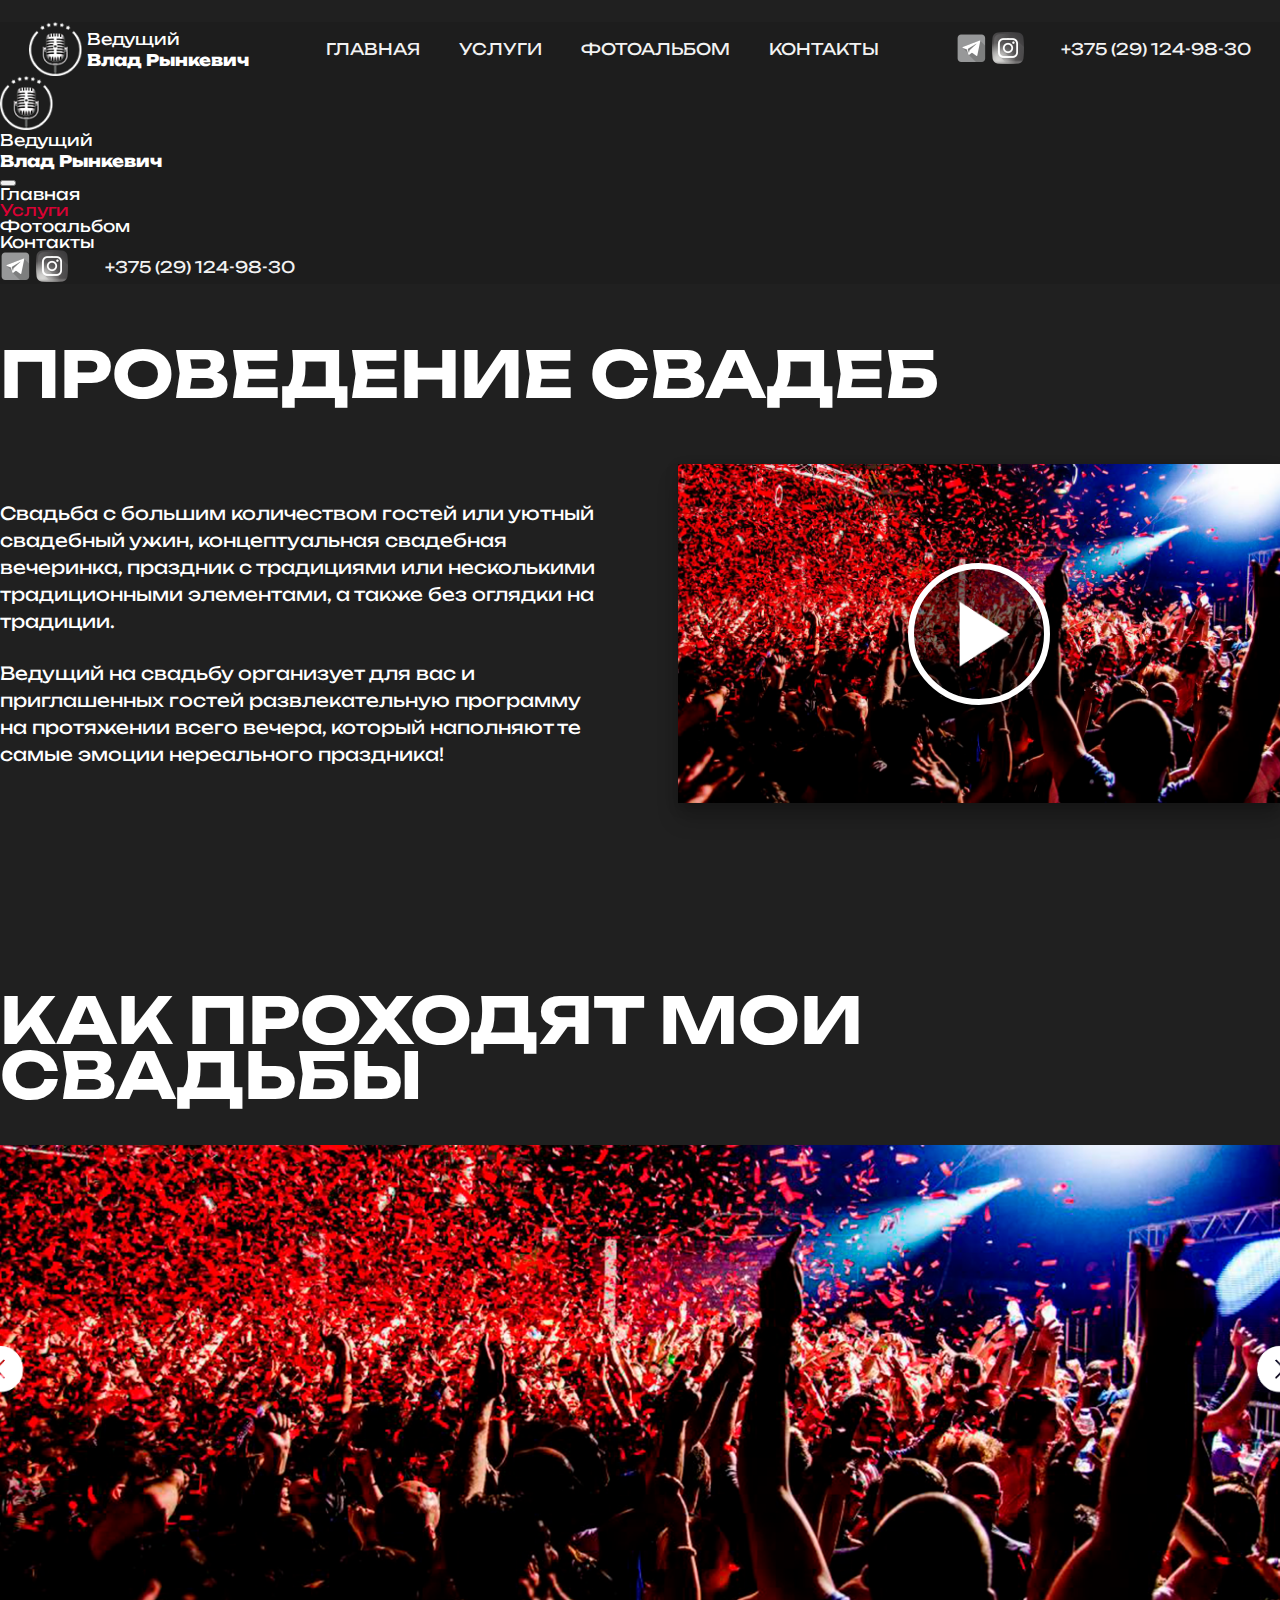
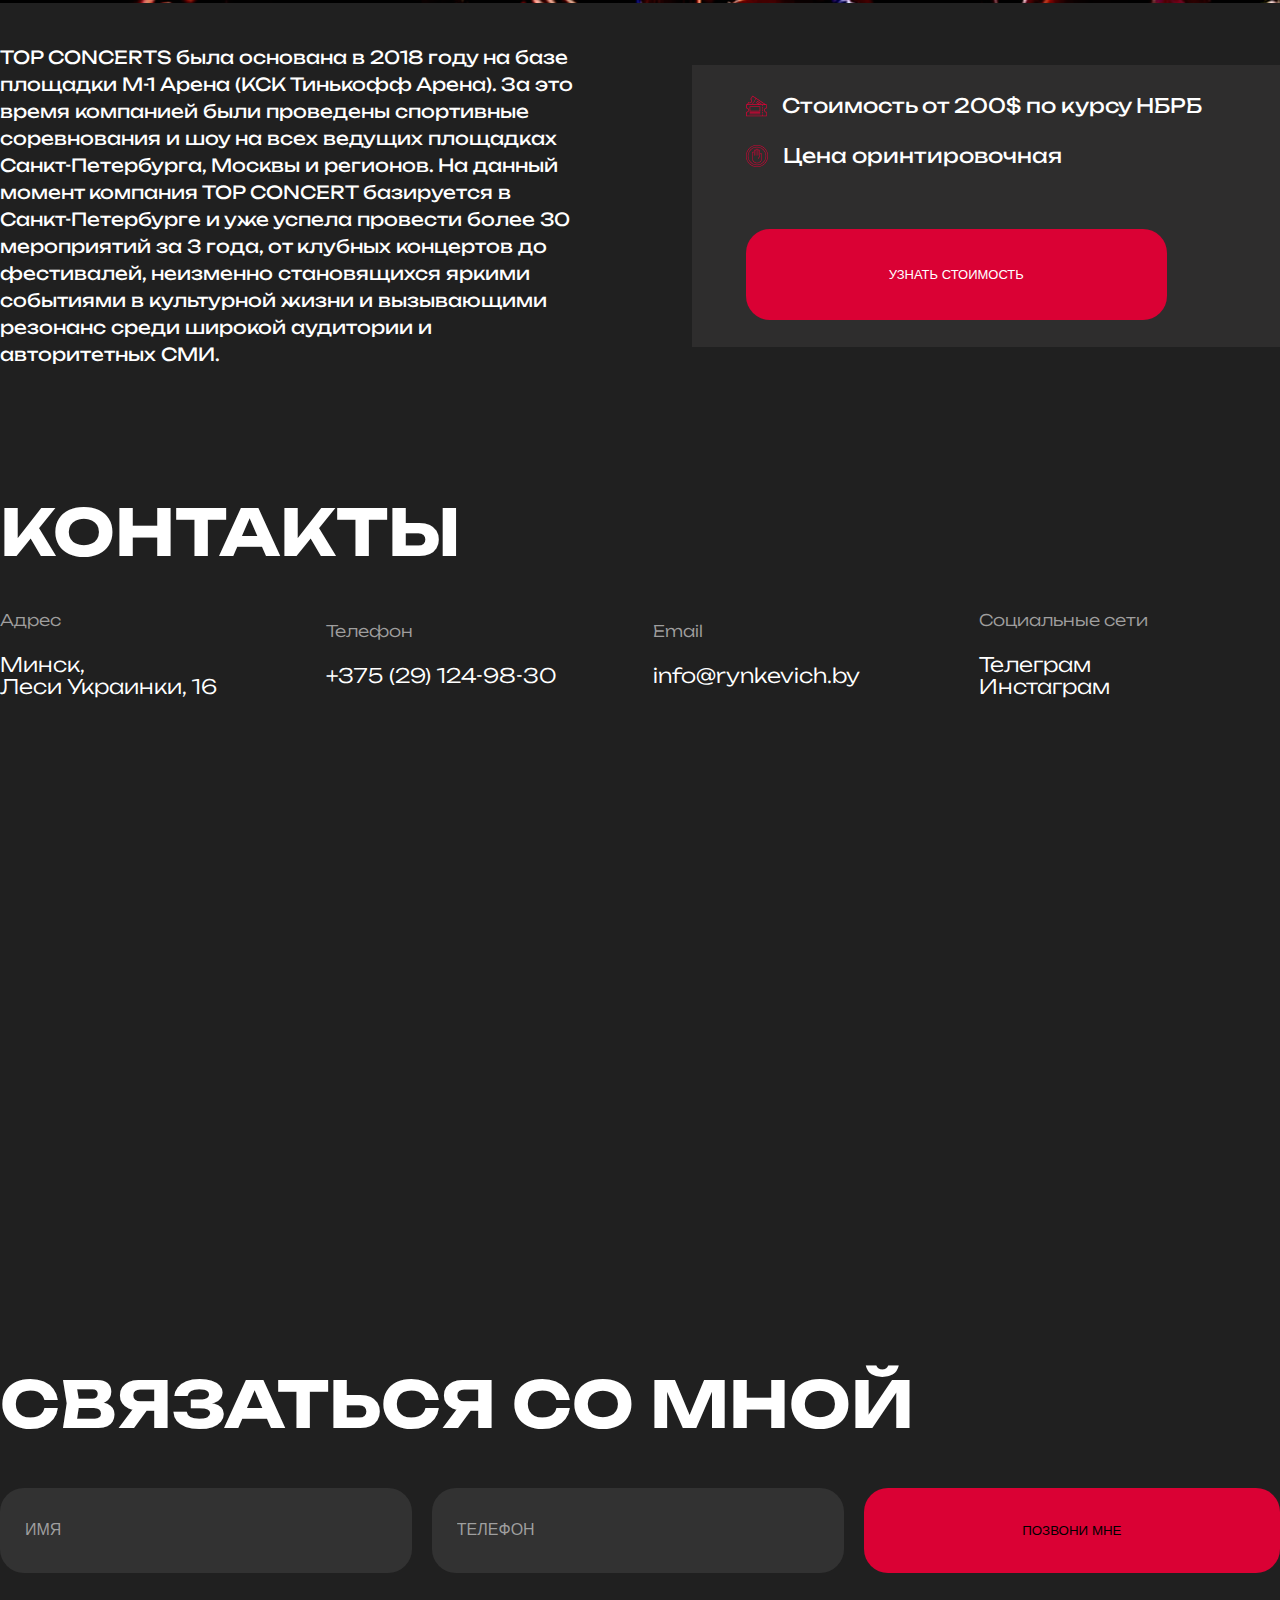
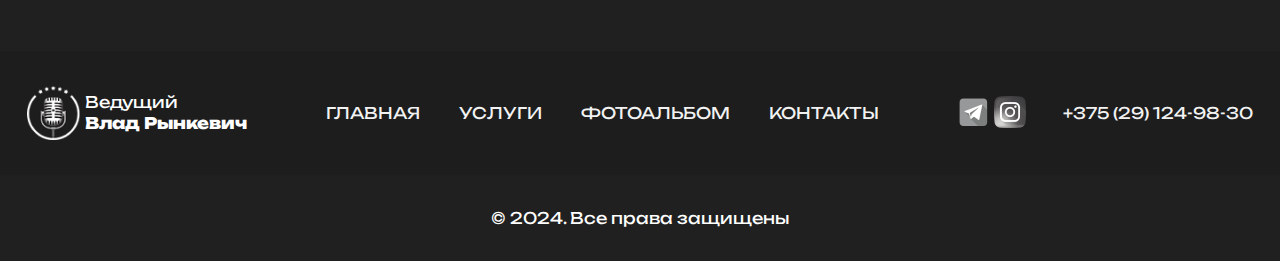
<file: wedding.html>
<!DOCTYPE html>
<html lang="en">

<head>
  <meta charset="UTF-8">
  <meta name="viewport" content="width=device-width, initial-scale=1.0">
  <meta http-equiv="X-UA-Compatible" content="ie=edge">
  <title>Ведущий на свадьбу | Заказать ведущего на свадьбу</title>
  <link rel="icon" href="img/fav.ico" type="image/x-icon">
  <link rel="preconnect" href="https://fonts.googleapis.com">
  <link rel="preconnect" href="https://fonts.gstatic.com" crossorigin>
  <link href="https://fonts.googleapis.com/css2?family=Unbounded:wght@200..900&display=swap" rel="stylesheet">
  <link rel="stylesheet" href="https://cdnjs.cloudflare.com/ajax/libs/font-awesome/6.4.0/css/all.min.css"
    integrity="sha512-iecdLmaskl7CVkqkXNQ/ZH/XLlvWZOJyj7Yy7tcenmpD1ypASozpmT/E0iPtmFIB46ZmdtAc9eNBvH0H/ZpiBw=="
    crossorigin="anonymous" referrerpolicy="no-referrer" />
  <link href="https://cdn.jsdelivr.net/npm/bootstrap@5.3.2/dist/css/bootstrap.min.css" rel="stylesheet"
    integrity="sha384-T3c6CoIi6uLrA9TneNEoa7RxnatzjcDSCmG1MXxSR1GAsXEV/Dwwykc2MPK8M2HN" crossorigin="anonymous">
  <link rel="stylesheet" href="css/reset.css">
  <link rel="stylesheet" href="css/slick.css">
  <link rel="stylesheet" href="css/jquery.fancybox.css">
  <link rel="stylesheet" href="css/style.css">
</head>

<body>
  <header class="header">
    <div class="container">
      <div class="row">
        <div class="col-12">
          <div class="header-inner">
            <nav class="navbar navbar-dark bg-dark fixed-top">
              <div class="container-fluid">
                <div class="menu-inner">
                  <a class="navbar-brand" href="index.html">
                    <img src="img/logo.png" alt="">
                    <div class="logo-text">
                      <p>Ведущий</p>
                      <span>Влад Рынкевич</span>
                    </div>
                  </a>
                  <div class="menu">
                    <ul>
                      <li><a href="index.html">Главная</a></li>
                      <li><a href="services.html">Услуги</a></li>
                      <li><a href="photo.html">Фотоальбом</a></li>
                      <li><a href="#" id="contacts">Контакты</a></li>
                    </ul>
                  </div>
                  <div class="connection">
                    <div class="social">
                      <a href="https://t.me/vladvedu" target="_blank">
                        <img src="img/h_telegram.png" alt="">
                      </a>
                      <a href="https://www.instagram.com/vlad_rynkevich/" target="_blank">
                        <img src="img/h_instagram.png" alt="">
                      </a>
                    </div>
                    <div class="phone">
                      <a href="tel:+375291249830">+375 (29) 124-98-30</a>
                    </div>
                  </div>
                  <button class="navbar-toggler desc-toggle" type="button" data-bs-toggle="offcanvas"
                    data-bs-target="#offcanvasDarkNavbar" aria-controls="offcanvasDarkNavbar"
                    aria-label="Toggle navigation">
                    <span class="navbar-toggler-icon"></span>
                  </button>
                </div>
                <div class="offcanvas offcanvas-end text-bg-dark" tabindex="-1" id="offcanvasDarkNavbar"
                  aria-labelledby="offcanvasDarkNavbarLabel">
                  <div class="offcanvas-header">
                    <a class="navbar-brand" href="index.html">
                      <img src="img/logo.png" alt="">
                      <div class="logo-text">
                        <p>Ведущий</p>
                        <span>Влад Рынкевич</span>
                      </div>
                    </a>
                    <button type="button" class="btn-close btn-close-white" data-bs-dismiss="offcanvas"
                      aria-label="Close"></button>
                  </div>
                  <div class="offcanvas-body">
                    <ul class="navbar-nav justify-content-end flex-grow-1 pe-3">
                      <li class="nav-item">
                        <a class="nav-link" href="index.html" target="_blank">Главная</a>
                      </li>
                      <li class="nav-item">
                        <a class="nav-link active" aria-current="page" href="services.html" target="_blank">Услуги</a>
                      </li>
                      <li class="nav-item">
                        <a class="nav-link" href="photo.html" target="_blank">Фотоальбом</a>
                      </li>
                      <li class="nav-item">
                        <a class="nav-link" href="#" target="_blank" id="contacts">Контакты</a>
                      </li>
                    </ul>
                    <div class="connection">
                      <div class="social">
                        <a href="https://t.me/vladvedu" target="_blank">
                          <img src="img/h_telegram.png" alt="">
                        </a>
                        <a href="https://www.instagram.com/vlad_rynkevich/" target="_blank">
                          <img src="img/h_instagram.png" alt="">
                        </a>
                      </div>
                      <div class="phone">
                        <a href="tel:+375291249830">+375 (29) 124-98-30</a>
                      </div>
                    </div>
                  </div>
                </div>
              </div>
            </nav>
          </div>
        </div>
      </div>
    </div>
  </header>

  <section class="page">
    <div class="container">
      <div class="row">
        <div class="col-12">
          <h2>Проведение свадеб</h2>
          <div class="page-inner">
            <div class="page-content">
              <div class="page-content-top">
                <div class="page-text">
                  <p>Свадьба с большим количеством гостей или уютный свадебный ужин, концептуальная свадебная вечеринка, праздник с традициями или несколькими традиционными элементами, а также без оглядки на традиции.</p>
                  <p>Ведущий на свадьбу организует для вас и приглашенных гостей развлекательную программу на протяжении всего вечера, который наполняют те самые эмоции нереального праздника!</p>
                </div>
                <div class="page-media">
                  <div youtube="aWK6614ZSX4" poster="img/media/photo/photo_1.png"></div>
                </div>
              </div>
              <div class="page-content-bottom">
                <h2>Как проходят мои свадьбы</h2>
                <div class="page-slider">
                  <div class="page-slider-item">
                    <img src="img/media/photo/photo_1.png" alt="">
                  </div>
                  <div class="page-slider-item">
                    <img src="img/media/photo/photo_2.png" alt="">
                  </div>
                  <div class="page-slider-item">
                    <img src="img/media/photo/photo_3.png" alt="">
                  </div>
                </div>
                <div class="page-info">
                  <div class="page-info-text">
                    <p>TOP CONCERTS была основана в 2018 году на базе площадки M-1 Арена (КСК Тинькофф Арена). За это время компанией были проведены спортивные соревнования и шоу на всех ведущих площадках Санкт-Петербурга, Москвы и регионов. На данный момент компания ТОP CONCERT базируется в Санкт-Петербурге и уже успела провести более 30 мероприятий за 3 года, от клубных концертов до фестивалей, неизменно становящихся яркими событиями в культурной жизни и вызывающими резонанс среди широкой аудитории и авторитетных СМИ.</p>
                    <div class="page-info-order">
                      <div class="info-order-list">
                        <img src="img/bilet.png" alt="">
                        <p>Стоимость от 200$ по курсу НБРБ</p>
                      </div>
                      <div class="info-order-list">
                        <img src="img/attention.png" alt="">
                        <p>Цена оринтировочная</p>
                      </div>
                      <button>Узнать стоимость</button>
                    </div>
                  </div>
                </div>
              </div>
            </div>
          </div>
        </div>
      </div>
    </div>
  </section>

  <section class="contacts scrollme">
    <div class="container">
      <div class="row">
        <div class="col-12">
          <h2 class="animateme"
          data-when="enter"
          data-from="0.4"
          data-to="0"
          data-opacity="0"
          data-translatex="-1000">Контакты</h2>
          <div class="contacts-inner">
            <div class="contacts-top">
              <div class="contacts-top-item">
                <span>Адрес</span>
                <p>Минск, <br> Леси Украинки, 16</p>
              </div>
              <div class="contacts-top-item">
                <span>Телефон</span>
                <a href="tel:+375291249830">+375 (29) 124-98-30</a>
              </div>
              <div class="contacts-top-item">
                <span>Email</span>
                <a href="mailto:info@rynkevich.by">info@rynkevich.by</a>
              </div>
              <div class="contacts-top-item">
                <span>Социальные сети</span>
                <a href="https://t.me/vladvedu" target="_blank">Телеграм</a>
                <a href="https://www.instagram.com/vlad_rynkevich/" target="_blank">Инстаграм</a>
              </div>
            </div>
            <div class="contacts-map">
              <iframe
                src="https://yandex.ru/map-widget/v1/?um=constructor%3A2605f542a799caddbe642625e34ae1dd2bbfd6c38dcb4b85fe29d301111c2b0b&amp;source=constructor"
                width="100%" height="448" frameborder="0">
              </iframe>
            </div>
          </div>
        </div>
      </div>
    </div>
  </section>

  <section class="call scrollme">
    <div class="container">
      <div class="row">
        <div class="col-12">
          <h2 class="animateme"
          data-when="enter"
          data-from="0.4"
          data-to="0"
          data-opacity="0"
          data-translatex="-1000">Связаться со мной</h2>
          <div class="call-inner">
            <form class="call-form">
              <input type="text" class="form-control" placeholder="Имя" aria-label="First name">
              <input type="text" class="form-control" placeholder="Телефон" aria-label="Last name">
              <button type="submit" class="btn btn-primary">Позвони мне</button>
            </form>
          </div>
        </div>
      </div>
    </div>
  </section>
  
  <footer class="footer">
    <div class="container">
      <div class="row">
        <div class="col-12">
          <div class="footer-inner">
            <a href="index.html" class="footer-logo">
              <img src="img/logo.png" alt="">
              <div class="logo-text">
                <p>Ведущий</p>
                <span>Влад Рынкевич</span>
              </div>
            </a>
            <div class="footer-menu">
              <ul>
                <li><a href="index.html">Главная</a></li>
                <li><a href="services.html">Услуги</a></li>
                <li><a href="photo.html">Фотоальбом</a></li>
                <li><a href="#"id="contacts">Контакты</a></li>
              </ul>
            </div>
            <div class="footer-contacts">
              <div class="footer-social">
                <a href="https://t.me/vladvedu" target="_blank">
                  <img src="img/h_telegram.png" alt="">
                </a>
                <a href="https://www.instagram.com/vlad_rynkevich/" target="_blank">
                  <img src="img/h_instagram.png" alt="">
                </a>
              </div>
              <div class="footer-phone">
                <a href="tel:+375291249830">+375 (29) 124-98-30</a>
              </div>
            </div>
          </div>
          <p class="copyright">© 2024. Все права защищены</p>
        </div>
      </div>
    </div>
  </footer>

  <script src="https://ajax.googleapis.com/ajax/libs/jquery/3.4.1/jquery.min.js"></script>
  <script src="https://cdn.jsdelivr.net/npm/bootstrap@5.3.2/dist/js/bootstrap.bundle.min.js"
    integrity="sha384-C6RzsynM9kWDrMNeT87bh95OGNyZPhcTNXj1NW7RuBCsyN/o0jlpcV8Qyq46cDfL"
    crossorigin="anonymous"></script>
  <script src="js/slick.min.js"></script>
  <script src="js/jquery.fancybox.min.js"></script>
  <script src="js/main.js"></script>
</body>

</html>
</file>
<file: css/style.css>
*{
    box-sizing: border-box;
}

body{
    font-family: "Unbounded", sans-serif;
    font-optical-sizing: auto;
    font-style: normal;
    background-color: #202020;
    color: #fff;
    overflow-x: hidden;
    transform: translateX(-100%);
    transition: transform 0.4s;
}

body.on {
    transform: translateX(0);
}
body.off {
    transform: translateX(100%);
}

a{
    text-decoration: none;
    color: #fff;
    transition: .5s;
}

a:hover{
    color: #DA0134;
    transition: .5s;
}

.navbar-nav .nav-link.active, .navbar-nav .nav-link.show{
    color: #DA0134;
}

ul, ol{
    list-style-type: none;
}

h2{
    font-size: 64px;
    text-transform: uppercase;
    font-weight: 700;
    line-height: 85%;
}

.container{
    max-width: 1280px;
    margin: 0 auto;
}

.fixed-top{
    position: initial;
}

.desc-toggle{
    display: none;
}

.bg-dark{
    background-color: #1D1D1D !important;
}

.header-inner{
    padding-top: 22px;
    margin-bottom: 63px;
}

.header-inner .container-fluid{
    display: block;
}

.menu-inner{
    display: flex;
    justify-content: space-between;
    align-items: center;
    padding-left: 29px;
    padding-right: 29px;
}

.menu-inner .navbar-brand{
    display: flex;
    align-items: center;
}

.menu-inner .navbar-brand img{
    margin-right: 5px;
}

.logo-text p{
    margin-bottom: 5px;
}

.logo-text span{
    font-weight: 800;
}

.menu ul{
    display: flex;
    align-items: center;
    justify-content: space-between;
}

.menu ul li{
    margin-right: 39px;
}

.menu ul li:last-child{
    margin-right: 0;
}

.menu ul li a, .phone a{
    color: #F2F2F2;
    text-transform: uppercase;
    font-size: 16px;
    line-height: 12px;
    font-weight: 400;
    transition: .5s;
}

.menu ul li a:hover, .phone a:hover{
    transition: .5s;
    color: #DA0134;
}

.connection{
    display: flex;
    align-items: center;
}

.social{
    margin-right: 37px;
}
.social img{
    margin-right: 5px;
    transition: filter .7s ease-in-out;
    -webkit-filter: grayscale(99%); 
    filter: grayscale(99%); 
}

.social img:hover{
    transition: filter .7s ease-in-out;
    -webkit-filter: grayscale(0%); 
    filter: grayscale(0%);
}

.social img:last-child{
    margin-right: 0;
}

.banners{
    margin-bottom: 175px;
}

.banners-slider img{
    width: 100%;
}

.m-slides{
    display: none !important;
}

.slick-prev, .slick-next{
    background-color: transparent;
    border: none;
    max-width: 103px;
    min-height: 103px;
    max-height: 103px;
}

.slick-prev img, .slick-next img{
    width: 100%;
}

.slick-prev{
    position: absolute;
    top: 38%;
    left: -6%;
    z-index: 1;
}

.slick-next{
    position: absolute;
    top: 38%;
    right: -6%;
}

.banner-inner .button{
    color: #DA0134;
    font-size: 24px;
    line-height: 20px;
    font-weight: 400;
    padding-top: 44px;
    padding-left: 10px;
    padding-right: 10px;
    padding-bottom: 10px;
    width: 616px ;
    display: flex;
    justify-content: space-between;
    align-items: flex-end;
    border: none;
    margin-left: 87px;
    max-height: 90px;
    margin-top: -45px;
    position: absolute;
    transition: 0.5s;
}

.banner-inner .button:hover{
    transition: 0.5s;
    transform: translate(0,-3px);
    box-shadow: 0 5px 15px 0 rgb(219 181 190);
}

.banner-inner button p{
    text-align: left;
}

.start{
    margin-bottom: 160px;
}

.start-banner{
    text-align: right;
}

.start-banner img{
    max-width: 755px;
    transition: filter .7s ease-in-out;
    -webkit-filter: grayscale(99%); 
    filter: grayscale(99%);
}

.start-banner img:hover{
    transition: filter .7s ease-in-out;
    -webkit-filter: grayscale(0%); 
    filter: grayscale(0%);
    cursor: pointer;
}

.start-title{
    margin-top: -85px;
    margin-bottom: 65px;
}

.start-title h1{
    font-size: 70px;
    text-transform: uppercase;
    font-weight: 700;
}

.desc-title{
    display: none;
}

.start-info{
    display: flex;
    justify-content: space-between;
    align-items: flex-end;
}

.start-info p{
    width: 50%;
    max-width: 630px;
    font-size: 18px;
    font-weight: 300;
    line-height: 25px;
}

.start-info button{
    width: 50%;
    max-width: 580px;
    font-weight: 300;
    font-size: 24px;
    line-height: 20px;
    display: flex;
    justify-content: space-between;
    align-items: flex-end;
    background-color: #DA0134;
    color: #fff;
    border: none;
    padding-top: 40px;
    padding-left: 10px;
    padding-right: 10px;
    padding-bottom: 10px;
    text-align: center;
    transition: 0.5s;
}

.start-info button:hover{
    transition: 0.5s;
    transform: translate(0,-3px);
    box-shadow: 0 5px 15px 0 rgb(218, 1, 52);
}

.start-info button p{
    text-align: left;
    font-size: 24px;
    line-height: 20px;
    font-weight: 400;
}

.services{
    margin-bottom: 170px;
}

.setvices-title{
    display: flex;
    align-items: flex-end;
    margin-bottom: 55px;
}

.setvices-title h2{
    margin-right: 44px;
}

.setvices-title a{
    text-transform: uppercase;
    font-size: 24px;
    line-height: 20px;
    font-weight: 300;
}

.setvices-title a:hover{
    transition: all .5s;
    color: #DA0134;
    text-decoration: underline;
    cursor: pointer;
}

.services-slider .slick-prev{
    left: 1%;
}

.services-slider .slick-next{
    right: 2%;
}

.services-slider-item{
    min-height: 603px;
    max-height: 603px;
    border-right: 1px solid #fff;
    border-top: 1px solid #fff;
    border-bottom: 1px solid #fff;
    min-width: 252px;
    max-width: 252px;
    background-position: center center;
    background-size: cover;
    background-repeat: no-repeat;
    transition: filter .7s ease-in-out;
    -webkit-filter: grayscale(99%); 
    filter: grayscale(99%); 
}

.services-slider-item:hover{
    transition: filter .7s ease-in-out;
    -webkit-filter: grayscale(0%); 
    filter: grayscale(0%);
    cursor: pointer;
}

.services-slider-item:hover .cover-card button{
    transition: 0.5s;
    height: auto;
    opacity: 1;
    margin-bottom: 10px;
}

.services-slider-item:hover .cover-card a{
    transition: 0.5s;
    height: auto;
    opacity: 1;
}

.services-slider-item:hover .services-item-inner{
    transition: 0.5s;
    margin-top: 465px;
}

.services-slider-item:hover p{
    transition: 0.5s;
    color: #DA0134;
}

.wedding{
    background-image: url(../img/back_banner_1.png);
}

.ubilei{
    background-image: url(../img/back_banner_2.png);
}

.birthday{
    background-image: url(../img/back_banner_3.png);
}

.corporate{
    background-image: url(../img/back_banner_4.png);
}

.vipysk{
    background-image: url(../img/back_banner_5.png);
}

.concert{
    background-image: url(../img/back_banner_6.png);
}

.party{
    background-image: url(../img/back_banner_7.png);
}


.services-item-inner{
    padding: 0 10px;
    text-align: center;
    margin-top: 525px;
    transition: 0.5s;

}

.services-item-inner p{
    font-size: 22px;
    line-height: 25px;
    font-weight: 700;
    text-transform: uppercase;
    margin-bottom: 10px;
}

.cover-card button{
    background-color: #DA0134;
    border: none;
    color: #fff;
    font-size: 16px;
    padding: 10px 25px;
    font-weight: 300;
    transition: 0.5s;
    height: 0;
    opacity: 0;
}

.cover-card a{
    color: #DA0134;
    font-size: 16px;
    font-weight: 700;
    transition: 0.5s;
    height: 0;
    opacity: 0;
}

.cover-card button:hover{
    transition: 0.5s;
    transform: translate(0,-3px);
    box-shadow: 0 5px 15px 0 rgb(218, 1, 52);
}

.gallery{
    margin-bottom: 140px;
}

.gallery h2{
    margin-bottom: 58px;
}

.gallery-inner img{
    width: 100%;
    min-height: 300px;
    max-height: 300px;
    object-fit: cover;
    cursor: pointer;
    transition: filter .7s ease-in-out;
    -webkit-filter: grayscale(99%); 
    filter: grayscale(99%);
}

.gallery-inner img:hover{
    transition: filter .7s ease-in-out;
    -webkit-filter: grayscale(0%); 
    filter: grayscale(0%);
}

.gallery-item-top, .gallery-item-bottom{
    display: flex;
}

.item-top-left, .item-top-right{
    width: 50%;
    margin-bottom: 5px;
    margin-right: 5px;
}

.item-top-right{
    margin-right: 0;
}

.gallery-bottom-card{
    width: 25%;
    margin-right: 5px;
}

.gallery-bottom-card:last-child{
    margin-right: 0;
}

.contacts{
    margin-bottom: 170px;
}

.contacts h2{
    margin-bottom: 52px;
}

.contacts-top{
    display: flex;
    align-items: center;
    justify-content: space-between;
    margin-bottom: 58px;
}

.contacts-top-item{
    width: 25%;
    margin-right: 25px;
}

.contacts-top-item:last-child{
    margin-right: 0;
}

.contacts-top-item span{
    display: block;
    color: #9f9e9e;
    font-size: 16px;
    font-weight: 300;
    line-height: 100%;
    margin-bottom: 26px;
}

.contacts-top-item p{
    font-size: 20px;
    line-height: 114%;
    font-weight: 300;
}

.contacts-top-item a{
    display: block;
    font-size: 20px;
    line-height: 114%;
    font-weight: 300;
}

.call{
    margin-bottom: 78px;
}

.call h2{
    margin-bottom: 56px;
}

.call-form{
    display: flex;
    justify-content: space-between;
    align-items: center;
}

.call-form input{
    width: 33%;
    padding: 35px 25px;
    border-radius: 24px;
    margin-right: 20px;    border: none;
    background-color: #323232;
    color: #fff;
}

.call-form button{
    width: 33%;
    padding: 35px 104px;
    border-radius: 24px;
    background-color: rgb(218, 1, 52);
    text-transform: uppercase;
    border: none;
    transition: 0.5s;
}

.call-form button:hover{
    transition: 0.5s;
    background-color: rgb(218, 1, 52);
    transform: translate(0,-3px);
    box-shadow: 0 5px 15px 0 rgb(218, 1, 52);
}

.btn-check:checked+.btn, .btn.active, .btn.show, .btn:first-child:active, :not(.btn-check)+.btn:active{
    background-color: #DA0134;
    border: none;
}

.call-form input::placeholder{
    color: #d9d9d9a9;
    font-size: 16px;
    text-transform: uppercase;
    line-height: 150%;
    font-weight: 300;
}

.call-form input:focus{
    background-color: #323232;
    color: #d9d9d9a9;
    border: none;
    box-shadow: 0 0 0 0.25rem rgb(28 28 28 / 25%);
}

.footer-inner{
    display: flex;
    align-items: center;
    justify-content: space-between;
    padding: 35px 27px;
    background-color: #1D1D1D;
}

.footer-logo{
    display: flex;
    align-items: center;
}

.footer-logo img{
    margin-right: 5px;
}

.footer-menu ul{
    display: flex;
    align-items: center;
}

.footer-menu ul li{
    margin-right: 39px;
}

.footer-menu ul li:last-child{
    margin-right: 0;
}

.footer-menu ul li a, .footer-phone a{
    color: #F2F2F2;
    text-transform: uppercase;
    font-size: 16px;
    line-height: 12px;
    font-weight: 400;
    transition: .5s;
}

.footer-menu ul li a:hover, .footer-phone a:hover{
    transition: .5s;
    color: #DA0134;
}

.footer-contacts{
    display: flex;
    align-items: center;
    justify-content: space-between;
}

.footer-social{
    margin-right: 37px;
}

.footer-social img{
    margin-right: 5px;
    transition: filter .7s ease-in-out;
    -webkit-filter: grayscale(99%); 
    filter: grayscale(99%); 
}

.footer-social img:hover{
    transition: filter .7s ease-in-out;
    -webkit-filter: grayscale(0%); 
    filter: grayscale(0%); 
}

.footer-social img:last-child{
    margin-right: 0;
}

.copyright{
    padding-top: 37px;
    padding-bottom: 37px;
    text-align: center;
    font-size: 16px;
    line-height: 12px;
}

/* Фотогалерея */

.photo h2{
    margin-bottom: 54px;
}

.slider-for{
    margin-bottom: 33px;
}

.slider-for .slick-prev{
    left: 0;
}

.slider-for .slick-next{
    right: 0;
}

.slider-for .slick-prev img, .slider-for .slick-next img{
    width: 100%;
}

.slider-for-item{
    width: 100%;
    max-width: 1440px;
    min-height: 660px;
    max-height: 660px;
    cursor: pointer;
}

.slider-for-photo img{
    width: 100%;
    min-height: 660px;
    max-height: 660px;
    object-fit: cover;
}

.slider-nav{
    margin-bottom: 170px;
}

.slider-nav-item{
    min-width: 174px;
    max-width: initial;
    min-height: 196px;
    max-height: 196px; 
    margin-right: 6px;
    cursor: pointer;
}

.slider-nav-item img{
    width: 100%;
    min-height: 196px;
    max-height: 196px; 
    object-fit: cover;
}

/* Услуги */

.page-servis .services-item-inner p{
    margin-bottom: 30px;
}

.page-servis .cover-card a{
    padding: 10px 15px;
    color: #fff;
    background-color: #da0134;
    font-weight: 300;
    transition: .5s;
}

.page-servis .cover-card a:hover{
    transition: .5s;
    transform: translate(0,-3px);
    box-shadow: 0 5px 15px 0 rgb(218, 1, 52);
}

/* Страница услуги */

.page h2{
    margin-bottom: 43px;
}

.page-content-top{
    display: flex;
    justify-content: space-between;
    align-items: center;
    margin-bottom: 170px;
}

.page-text{
    width: 50%;
    margin-right: 75px;
}

.page-text p{
    font-size: 18px;
    line-height: 27px;
    margin-bottom: 25px;
}

.page-text p:last-child{
    margin-bottom: 0;
}

.page-media{
    width: 50%;
}

.youtube-wrap {
    position: relative;
    max-width: 800px;
    margin: 20px auto;
    box-shadow: 0 4px 12px rgba(0,0,0,0.2), 0 16px 20px rgba(0,0,0,0.2);
}
.youtube-wrap div[youtube] {
    position: relative;
    padding-bottom: 56.25%;
    height: 0;
    background: #000;
    cursor: pointer;
}
.youtube-wrap div[youtube]:before {
    content: "";  
    border-radius: 50%;
    background-color: rgba(0, 0, 0, 0.5);
    border: 6px solid #fff;
    width: 130px;
    height: 130px;
    z-index: 3;
    box-shadow: 0 8px 26px rgba(0,0,0,0.4), 0 28px 30px rgba(0,0,0,0.3);
    position: absolute; 
/* Кнопка по центру */       
    top: 50%;
    left: 50%;
    transform: translateX(-50%) translateY(-50%); 

    transition: 0.5s;
    background-image: url(../img/play.png);
    background-repeat: no-repeat;
    background-size: 60%;
    background-position: 60% 50%;  
}
.youtube-wrap div[youtube]:hover:before {
    background-color: rgba(0, 0, 0, 0.7);
    border: 6px solid #FFF;
}
.youtube-wrap div[youtube].show:before,
.youtube-wrap div[youtube].show:after {
    display: none;
}
.youtube-wrap div[youtube] iframe,
.youtube-wrap div[youtube] img {
    position: absolute;
    top: 0;
    left: 0;
    width: 100%;
    height: 100%;
    z-index: 1;
}    
.youtube-wrap div[youtube] img {
    z-index: 2;
    object-fit: cover;
    object-position: 50% 50%;
}

.page-slider{
    margin-bottom: 41px;
}

.page-slider-item{
    max-height: 458px;
}

.page-slider-item img{
    max-height: 458px;
    width: 100%;
    object-fit: cover;
}

.page-info{
    margin-bottom: 137px;
}

.page-info-text{
    display: flex;
    align-items: center;
}

.page-info-text p{
    width: 50%;
    margin-right: 114px;
    font-size: 18px;
    line-height: 27px;
}

.page-info-order{
    width: 50%;
    padding: 27px 54px;
    background-color: #2E2D2D;    
}

.info-order-list{
    display: flex;
    align-items: center;
    margin-bottom: 23px;
}

.info-order-list img{
    margin-right: 15px;
}

.info-order-list p{
    font-size: 20px;
    margin-right: 0;
    width: 100%;
}

.info-order-list:nth-child(2){
    margin-bottom: 60px;
}

.page-info-order button{
    padding: 38px 143px;
    text-align: center;
    border: none;
    border-radius: 24px;
    background-color: #DA0134;
    color: #fff;
    text-transform: uppercase;
    font-size: 13px;
    transition: 0.5s;
}

.page-info-order button:hover{
    transition: 0.5s;
    transform: translate(0,-3px);
    box-shadow: 0 5px 15px 0 rgb(218, 1, 52);
}


@media (max-width: 1399.98px) {

    .slick-prev img, .slick-next img{
        width: 50%;
    }

    .slick-prev{
        left: -4%;
    }

    .slick-next{
        right: -4%;
    }

}

@media (max-width: 1199.98px) {

    .slick-prev img, .slick-next img{
        width: 50%;
    }

    .slick-prev{
        left: -4%;
    }

    .slick-next{
        right: -4%;
    }

}

@media (max-width: 991.98px) {

}

@media (max-width: 767.98px) {

    .start-title .animateme{
        display: none;
    }

    .desc-title{
        display: block;
    }
    
    h2{
        font-size: 24px;
    }


    .header-inner{
        margin-bottom: 15px;
    }

    .menu-inner{
        padding-left: 0px;
        padding-right: 0px;
    }

    .menu-inner .navbar-brand{
        margin-right: 0;
    }

    .menu-inner .navbar-brand img{
        width: 20%;
    }

    .logo-text p{
        font-size: 14px;
        margin-bottom: 0;
    }

    .logo-text span{
        font-size: 14px;
    }

    .menu{
        display: none;
    }

    .connection{
        display: none;
    }

    .offcanvas-header .navbar-brand{
        display: flex;
        align-items: center;
    }

    .offcanvas-header .navbar-brand img{
        width: 25%;
        margin-right: 5px;
    }

    .offcanvas-body{
        padding-top: 0;
    }

    .offcanvas-body ul{
        margin-bottom: 20px;
    }

    .offcanvas-body .connection{
        display: block;
    }

    .offcanvas-body .connection .social{
        margin-right: 0;
        margin-bottom: 10px;
    }

    .desc-toggle{
        display: block;
    }

    .banners{
        margin-bottom: 50px;
    }

    .slick-prev, .slick-next{
        display: none !important;
    }

    .banner-inner .button{
        width: 50%;
        font-size: 14px;
        line-height: 16px;
        padding-top: 5px;
        padding-left: 5px;
        padding-bottom: 5px;
        padding-right: 5px;
        margin-left: 0px;
        margin-top: -15px;
    }

    .desc-slides{
        display: none !important;
    }

    .m-slides{
        display: block !important;
    }

    .banners-slider img{
        min-height: 162px;
        -webkit-filter: grayscale(99%); 
        filter: grayscale(99%); 
    }

    .banners-slider img:hover{
        transition: filter .7s ease-in-out;
        -webkit-filter: grayscale(0%); 
        filter: grayscale(0%);
        cursor: pointer;
    }
    
    .start{
        margin-bottom: 50px;
    }

    .start-banner{
        display: none;
    }

    .start-title{
        margin-top: 0;
        margin-bottom: 15px;
    }

    .start-title h1{
        font-size: 40px;
    }

    .start-info{
        flex-direction: column;
        align-items: flex-start;
    }

    .start-info p{
        width: 100%;
        max-width: 100%;
        font-size: 12px;
        line-height: 21px;
        margin-bottom: 25px;
    }

    .start-info button{
        width: 100%;
        max-width: 187.5px;
        padding: 5px;
    }

    .start-info button p{
        font-size: 14px;
        line-height: 16px;
        margin-bottom: 0;
    }

    .services{
        margin-bottom: 50px;
    }

    .setvices-title{
        margin-bottom: 25px;
    }

    .setvices-title h2{
        margin-right: 25px;
    }

    .setvices-title a{
        font-size: 12px;
    }

    .services-slider-item{
       max-width: 100%;
    }

    .gallery{
        margin-bottom: 50px;
    }

    .gallery h2{
        margin-bottom: 25px;
    }

    .gallery-item-top, .gallery-item-bottom{
        flex-wrap: wrap;
    }

    .item-top-left, .item-top-right{
        width: 100%;
        margin-bottom: 5px;
    }

    .gallery-bottom-card{
        width: 49%;
        margin-bottom: 5px;
        margin-right: 7px;
    }

    .gallery-bottom-card:nth-child(2){
        margin-right: 0;
    }

    .gallery-bottom-card:last-child{
        margin-right: 0;
    }

    .contacts{
        margin-bottom: 50px;
    }

    .contacts h2{
        margin-bottom: 25px;
    }

    .contacts-top{
        flex-wrap: wrap;
        margin-bottom: 0;
    }

    .contacts-top-item{
        width: 50%;
        margin-bottom: 25px;
        margin-right: 0;
    }

    .contacts-top-item span{
        font-size: 12px;
        margin-bottom: 16px;
    }

    .contacts-top-item p, .contacts-top-item a{
        font-size: 14px;
    }

    .call{
        margin-bottom: 50px;
    }

    .call h2{
        margin-bottom: 25px;
    }

    .call-form{
        flex-wrap: wrap;
    }

    .call-form input{
        width: 100%;
        margin-right: 0;
        padding: 15px 10px;
        border-radius: 10px;
        margin-bottom: 15px;
    }

    .call-form input::placeholder{
        font-size: 12px;
    }

    .call-form button{
        width: 100%;
        padding: 15px 10px;
        border-radius: 10px;
        font-size: 12px;
    }

    .footer-inner{
        padding: 12px 12px;
    }

    .footer-logo{
        width: 33%;
    }

    .footer-logo img{
        width: 35%;
    }

    .logo-text p{
        font-size: 10px;
    }

    .logo-text span{
        font-size: 10px;
    }

    .footer-menu{
        width: 33%;
    }

    .footer-menu ul{
        flex-direction: column;
    }

    .footer-menu ul li{
        margin-right: 0;
    }

    .footer-menu ul li a, .footer-phone a{
        font-size: 10px;
    }

    .footer-contacts{
        width: 33%;
        flex-direction: column;
    }

    .footer-social{
        margin-right: 0;
    }

    .copyright{
        font-size: 12px;
        padding-top: 15px;
        padding-bottom: 15px;
    }
}


@media (max-width: 575.98px) {

    .start-title .animateme{
        display: none;
    }

    .desc-title{
        display: block;
    }

    h2{
        font-size: 24px;
    }


    .header-inner{
        margin-bottom: 15px;
    }

    .menu-inner{
        padding-left: 0px;
        padding-right: 0px;
    }

    .menu-inner .navbar-brand{
        margin-right: 0;
    }

    .menu-inner .navbar-brand img{
        width: 20%;
    }

    .logo-text p{
        font-size: 14px;
        margin-bottom: 0;
    }

    .logo-text span{
        font-size: 14px;
    }

    .menu{
        display: none;
    }

    .connection{
        display: none;
    }

    .offcanvas-header .navbar-brand{
        display: flex;
        align-items: center;
    }

    .offcanvas-header .navbar-brand img{
        width: 25%;
        margin-right: 5px;
    }

    .offcanvas-body{
        padding-top: 0;
    }

    .offcanvas-body ul{
        margin-bottom: 20px;
    }

    .offcanvas-body .connection{
        display: block;
    }

    .offcanvas-body .connection .social{
        margin-right: 0;
        margin-bottom: 10px;
    }

    .desc-toggle{
        display: block;
    }

    .banners{
        margin-bottom: 50px;
    }

    .slick-prev, .slick-next{
        display: none !important;
    }

    .banner-inner .button{
        width: 50%;
        font-size: 14px;
        line-height: 16px;
        padding-top: 5px;
        padding-left: 5px;
        padding-bottom: 5px;
        padding-right: 5px;
        margin-left: 0px;
        margin-top: -15px;
    }

    .desc-slides{
        display: none !important;
    }

    .m-slides{
        display: block !important;
    }

    .banners-slider img{
        min-height: 162px;
        -webkit-filter: grayscale(99%); 
        filter: grayscale(99%); 
    }

    .banners-slider img:hover{
        transition: filter .7s ease-in-out;
        -webkit-filter: grayscale(0%); 
        filter: grayscale(0%);
        cursor: pointer;
    }
    
    .start{
        margin-bottom: 50px;
    }

    .start-banner{
        display: none;
    }

    .start-title{
        margin-top: 0;
        margin-bottom: 15px;
    }

    .start-title h1{
        font-size: 40px;
    }

    .start-info{
        flex-direction: column;
        align-items: flex-start;
    }

    .start-info p{
        width: 100%;
        max-width: 100%;
        font-size: 12px;
        line-height: 21px;
        margin-bottom: 25px;
    }

    .start-info button{
        width: 100%;
        max-width: 187.5px;
        padding: 5px;
    }

    .start-info button p{
        font-size: 14px;
        line-height: 16px;
        margin-bottom: 0;
    }

    .services{
        margin-bottom: 50px;
    }

    .setvices-title{
        margin-bottom: 25px;
    }

    .setvices-title h2{
        margin-right: 25px;
    }

    .setvices-title a{
        font-size: 12px;
    }

    .services-slider-item{
       max-width: 100%;
    }

    .gallery{
        margin-bottom: 50px;
    }

    .gallery h2{
        margin-bottom: 25px;
    }

    .gallery-item-top, .gallery-item-bottom{
        flex-wrap: wrap;
    }

    .item-top-left, .item-top-right{
        width: 100%;
        margin-bottom: 5px;
    }

    .gallery-bottom-card{
        width: 49%;
        margin-bottom: 5px;
        margin-right: 5px;
    }

    .gallery-bottom-card:nth-child(2){
        margin-right: 0;
    }

    .gallery-bottom-card:last-child{
        margin-right: 0;
    }

    .contacts{
        margin-bottom: 50px;
    }

    .contacts h2{
        margin-bottom: 25px;
    }

    .contacts-top{
        flex-wrap: wrap;
        margin-bottom: 0;
    }

    .contacts-top-item{
        width: 50%;
        margin-bottom: 25px;
        margin-right: 0;
    }

    .contacts-top-item span{
        font-size: 12px;
        margin-bottom: 16px;
    }

    .contacts-top-item p, .contacts-top-item a{
        font-size: 14px;
    }

    .call{
        margin-bottom: 50px;
    }

    .call h2{
        margin-bottom: 25px;
    }

    .call-form{
        flex-wrap: wrap;
    }

    .call-form input{
        width: 100%;
        margin-right: 0;
        padding: 15px 10px;
        border-radius: 10px;
        margin-bottom: 15px;
    }

    .call-form input::placeholder{
        font-size: 12px;
    }

    .call-form button{
        width: 100%;
        padding: 15px 10px;
        border-radius: 10px;
        font-size: 12px;
    }

    .footer-inner{
        padding: 12px 12px;
    }

    .footer-logo{
        width: 33%;
    }

    .footer-logo img{
        width: 35%;
    }

    .logo-text p{
        font-size: 10px;
    }

    .logo-text span{
        font-size: 10px;
    }

    .footer-menu{
        width: 33%;
    }

    .footer-menu ul{
        flex-direction: column;
    }

    .footer-menu ul li{
        margin-right: 0;
    }

    .footer-menu ul li a, .footer-phone a{
        font-size: 9px;
    }

    .footer-contacts{
        width: 33%;
        flex-direction: column;
    }

    .footer-social{
        margin-right: 0;
    }

    .copyright{
        font-size: 12px;
        padding-top: 15px;
        padding-bottom: 15px;
    }

    /* Фотогалерея */

    .photo h2{
        margin-bottom: 15px;
    }

    .slider-for-item, .slider-for-item img{
        min-height: 425px;
    }

    .slider-nav{
        margin-bottom: 50px;
    }

    .slider-nav-item{
        max-width: initial;
        min-height: 125px;
    }

    .slider-nav-item img{
        min-height: 125px;
    }

    /* Страница услуги */

    .page h2{
        font-size: 22px;
        margin-bottom: 15px;
    }

    .page-content-top{
        flex-direction: column;
        margin-bottom: 25px;
    }

    .page-text{
        width: 100%;
        margin-right: 0;
        margin-bottom: 5px;
    }

    .page-text p{
        font-size: 12px;
        line-height: 21px;
        margin-bottom: 10px;
    }

    .page-text p:last-child{
        margin-bottom: 0;
    }

    .page-media{
        width: 100%;
    }

    .page-content-bottom h2{
        line-height: 30px;
        margin-bottom: 15px;
    }

    .page-slider{
        margin-bottom: 25px;
    }

    .page-slider .slick-prev{
        display: block !important;
        top: 20%;
    }

    .page-slider .slick-next{
        display: block !important;
        top: 20%;
    }

    .page-info{
        margin-bottom: 50px;
    }

    .page-info-text{
        flex-direction: column;
    }

    .page-info-text p{
        width: 100%;
        margin-right: 0;
        font-size: 12px;
        line-height: 21px;
        margin-bottom: 25px;
    }

    .page-info-order{
        width: 100%;
        padding: 15px 10px;
    }

    .info-order-list{
        margin-bottom: 15px;
    }

    .info-order-list img{
        margin-right: 5px;
    }

    .info-order-list p{
        font-size: 14px;
        margin-bottom: 0;
    }

    .info-order-list:nth-child(2){
        margin-bottom: 30px;
    }

    .page-info-order button{
        padding: 20px 85px;
        border-radius: 14px;
        font-size: 12px;
    }


    .youtube-wrap div[youtube]:before {
        width: 75px;
        height: 75px;
    }

}
</file>
